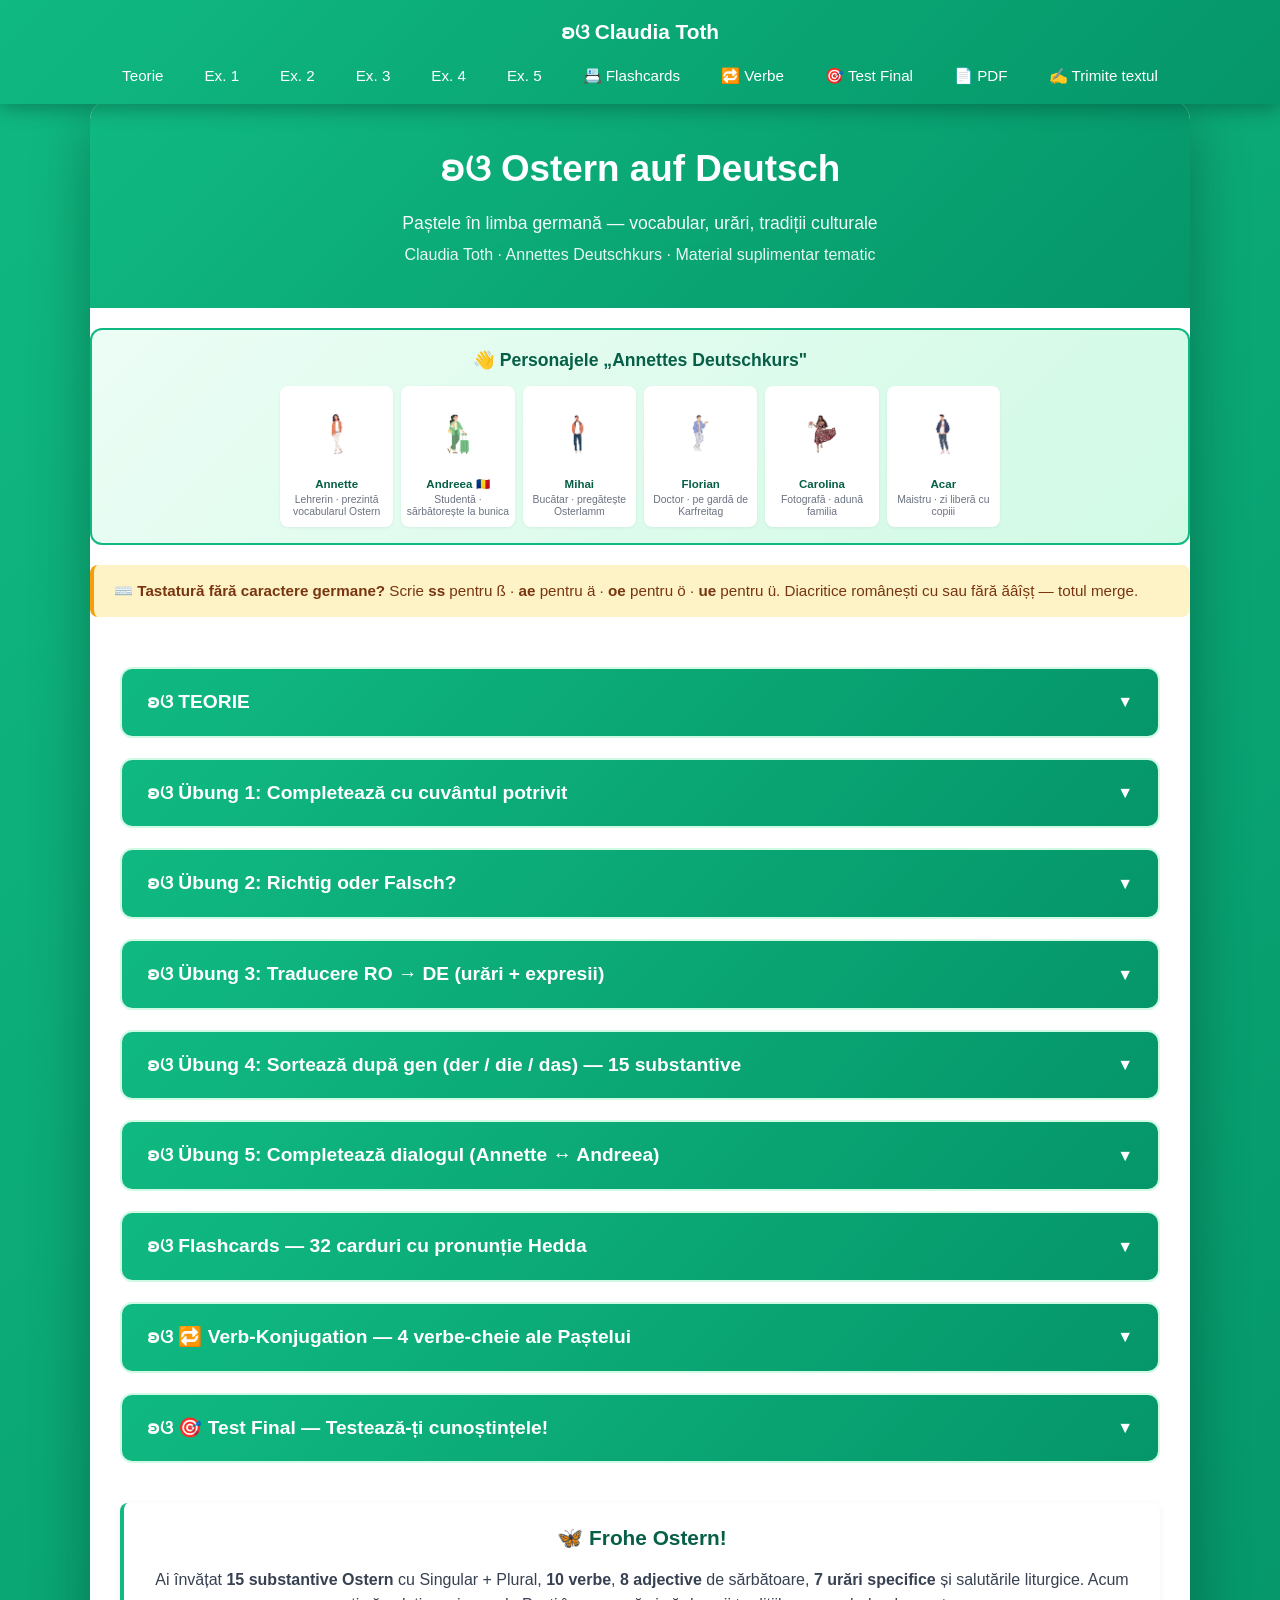
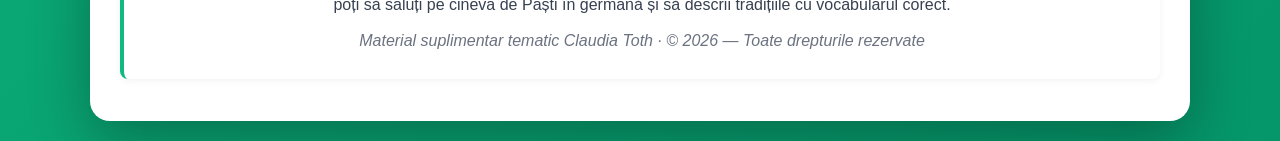
<file: index.html>
<!DOCTYPE html>
<html lang="ro">
<head>
    <meta charset="UTF-8">
    <meta name="viewport" content="width=device-width, initial-scale=1.0">
    <title>Ostern auf Deutsch — Paștele în limba germană · Claudia Toth · Annettes Deutschkurs</title>
    <meta name="description" content="Vocabular Ostern (Paște) în germană — 15 substantive cu Singular + Plural, 10 verbe, 8 adjective, urări liturgice + culturale, 5 exerciții, 32 flashcards, test final · Claudia Toth.">
    <meta property="og:title" content="Ostern auf Deutsch · Claudia Toth">
    <meta property="og:description" content="Vocabularul Paștelui în germană — substantive cu Sg+Pl, verbe, urări, exerciții și flashcards · material suplimentar tematic Claudia Toth.">
    <meta property="og:type" content="website">
    <meta property="og:locale" content="ro_RO">
    <link rel="stylesheet" href="styles.css">
</head>
<body>
    <nav class="navbar">
        <a href="#top" class="navbar-logo">ʚଓ Claudia Toth</a>
        <ul class="navbar-menu">
            <li><a href="#teorie" onclick="openSection(0)">Teorie</a></li>
            <li><a href="#ex1" onclick="openSection(1)">Ex. 1</a></li>
            <li><a href="#ex2" onclick="openSection(2)">Ex. 2</a></li>
            <li><a href="#ex3" onclick="openSection(3)">Ex. 3</a></li>
            <li><a href="#ex4" onclick="openSection(4)">Ex. 4</a></li>
            <li><a href="#ex5" onclick="openSection(5)">Ex. 5</a></li>
            <li><a href="#flashcards" onclick="openSection(6)">📇 Flashcards</a></li>
            <li><a href="#verbe" onclick="openSection(7)">🔁 Verbe</a></li>
            <li><a href="#final-test" onclick="openSection(8)">🎯 Test Final</a></li>
            <li><a href="ostern.pdf" download>📄 PDF</a></li>
            <li><a href="https://forms.gle/wi2auaXwMZpqxizT9" target="_blank" rel="noopener noreferrer">✍️ Trimite textul</a></li>
        </ul>
    </nav>

    <div class="container" id="top">
        <div class="header">
            <h1>ʚଓ Ostern auf Deutsch</h1>
            <p class="subtitle">Paștele în limba germană — vocabular, urări, tradiții culturale</p>
            <p>Claudia Toth · Annettes Deutschkurs · Material suplimentar tematic</p>
        </div>

        <div class="cast-banner">
            <h4>👋 Personajele „Annettes Deutschkurs"</h4>
            <div class="cast-grid">
                <div class="cast-card"><img src="images/annette.png" alt="Annette"><div class="name">Annette</div><div class="detail">Lehrerin · prezintă vocabularul Ostern</div></div>
                <div class="cast-card"><img src="images/andreea.png" alt="Andreea"><div class="name">Andreea 🇷🇴</div><div class="detail">Studentă · sărbătorește la bunica</div></div>
                <div class="cast-card"><img src="images/mihai.png" alt="Mihai"><div class="name">Mihai</div><div class="detail">Bucătar · pregătește Osterlamm</div></div>
                <div class="cast-card"><img src="images/florian.png" alt="Florian"><div class="name">Florian</div><div class="detail">Doctor · pe gardă de Karfreitag</div></div>
                <div class="cast-card"><img src="images/carolina.png" alt="Carolina"><div class="name">Carolina</div><div class="detail">Fotografă · adună familia</div></div>
                <div class="cast-card"><img src="images/acar.png" alt="Acar"><div class="name">Acar</div><div class="detail">Maistru · zi liberă cu copiii</div></div>
            </div>
        </div>

        <div style="background:#fef3c7; border-left:4px solid #f59e0b; padding:14px 20px; margin:20px 0; border-radius:8px;">
            <p style="margin:0; color:#78350f; font-size:0.95rem;">⌨️ <strong>Tastatură fără caractere germane?</strong> Scrie <strong>ss</strong> pentru ß · <strong>ae</strong> pentru ä · <strong>oe</strong> pentru ö · <strong>ue</strong> pentru ü. Diacritice românești cu sau fără ăâîșț — totul merge.</p>
        </div>

        <div class="content">
            <div class="section" id="teorie">
                <div class="section-header" onclick="toggleMainSection(0)"><h3>ʚଓ TEORIE</h3><span class="arrow">▼</span></div>
                <div class="section-content" id="main-section-0"><div id="theory-container"></div></div>
            </div>

            <div class="section" id="ex1">
                <div class="section-header" onclick="toggleMainSection(1)"><h3>ʚଓ Übung 1: Completează cu cuvântul potrivit</h3><span class="arrow">▼</span></div>
                <div class="section-content" id="main-section-1">
                    <div id="ex1-container"></div>
                    <div class="btn-container">
                        <button class="btn btn-check" onclick="checkExercise(1)">✓ Verifica</button>
                        <button class="btn btn-reset" onclick="resetExercise(1)">↻ Reseteaza</button>
                    </div>
                    <div class="score" id="score-1"></div>
                </div>
            </div>
            <div class="section" id="ex2">
                <div class="section-header" onclick="toggleMainSection(2)"><h3>ʚଓ Übung 2: Richtig oder Falsch?</h3><span class="arrow">▼</span></div>
                <div class="section-content" id="main-section-2">
                    <div id="ex2-container"></div>
                    <div class="btn-container">
                        <button class="btn btn-check" onclick="checkExercise(2)">✓ Verifica</button>
                        <button class="btn btn-reset" onclick="resetExercise(2)">↻ Reseteaza</button>
                    </div>
                    <div class="score" id="score-2"></div>
                </div>
            </div>
            <div class="section" id="ex3">
                <div class="section-header" onclick="toggleMainSection(3)"><h3>ʚଓ Übung 3: Traducere RO → DE (urări + expresii)</h3><span class="arrow">▼</span></div>
                <div class="section-content" id="main-section-3">
                    <div id="ex3-container"></div>
                    <div class="btn-container">
                        <button class="btn btn-check" onclick="checkExercise(3)">✓ Verifica</button>
                        <button class="btn btn-reset" onclick="resetExercise(3)">↻ Reseteaza</button>
                    </div>
                    <div class="score" id="score-3"></div>
                </div>
            </div>
            <div class="section" id="ex4">
                <div class="section-header" onclick="toggleMainSection(4)"><h3>ʚଓ Übung 4: Sortează după gen (der / die / das) — 15 substantive</h3><span class="arrow">▼</span></div>
                <div class="section-content" id="main-section-4">
                    <div id="ex4-container"></div>
                    <div class="btn-container">
                        <button class="btn btn-check" onclick="checkExercise(4)">✓ Verifica</button>
                        <button class="btn btn-reset" onclick="resetExercise(4)">↻ Reseteaza</button>
                    </div>
                    <div class="score" id="score-4"></div>
                </div>
            </div>
            <div class="section" id="ex5">
                <div class="section-header" onclick="toggleMainSection(5)"><h3>ʚଓ Übung 5: Completează dialogul (Annette ↔ Andreea)</h3><span class="arrow">▼</span></div>
                <div class="section-content" id="main-section-5">
                    <div id="ex5-container"></div>
                    <div class="btn-container">
                        <button class="btn btn-check" onclick="checkExercise(5)">✓ Verifica</button>
                        <button class="btn btn-reset" onclick="resetExercise(5)">↻ Reseteaza</button>
                    </div>
                    <div class="score" id="score-5"></div>
                </div>
            </div>

            <div class="section" id="flashcards">
                <div class="section-header" onclick="toggleMainSection(6)"><h3>ʚଓ Flashcards — 32 carduri cu pronunție Hedda</h3><span class="arrow">▼</span></div>
                <div class="section-content" id="main-section-6"><div id="flashcards-container"></div></div>
            </div>

            <div class="section" id="verbe">
                <div class="section-header" onclick="toggleMainSection(7)"><h3>ʚଓ 🔁 Verb-Konjugation — 4 verbe-cheie ale Paștelui</h3><span class="arrow">▼</span></div>
                <div class="section-content" id="main-section-7"><div id="verbs-container"></div></div>
            </div>

            <div class="section" id="final-test">
                <div class="section-header" onclick="toggleMainSection(8)"><h3>ʚଓ 🎯 Test Final — Testează-ți cunoștințele!</h3><span class="arrow">▼</span></div>
                <div class="section-content" id="main-section-8"><div id="final-test-container"></div></div>
            </div>

            <div class="theory-box" style="text-align: center; margin-top: 40px;">
                <p style="font-size: 1.3rem; font-weight: bold; color: #065f46;">🦋 Frohe Ostern!</p>
                <p style="margin-top: 12px;">Ai învățat <strong>15 substantive Ostern</strong> cu Singular + Plural, <strong>10 verbe</strong>, <strong>8 adjective</strong> de sărbătoare, <strong>7 urări specifice</strong> și salutările liturgice. Acum poți să saluți pe cineva de Paști în germană și să descrii tradițiile cu vocabularul corect.</p>
                <p style="margin-top: 10px; font-style: italic; color: #6b7280;">Material suplimentar tematic Claudia Toth · © 2026 — Toate drepturile rezervate</p>
            </div>
        </div>
    </div>

    <script src="theory.js"></script>
    <script src="exercises.js"></script>
    <script src="flashcards.js"></script>
    <script src="verbs.js"></script>
    <script src="final-test.js"></script>
    <script src="main.js"></script>
</body>
</html>
</file>
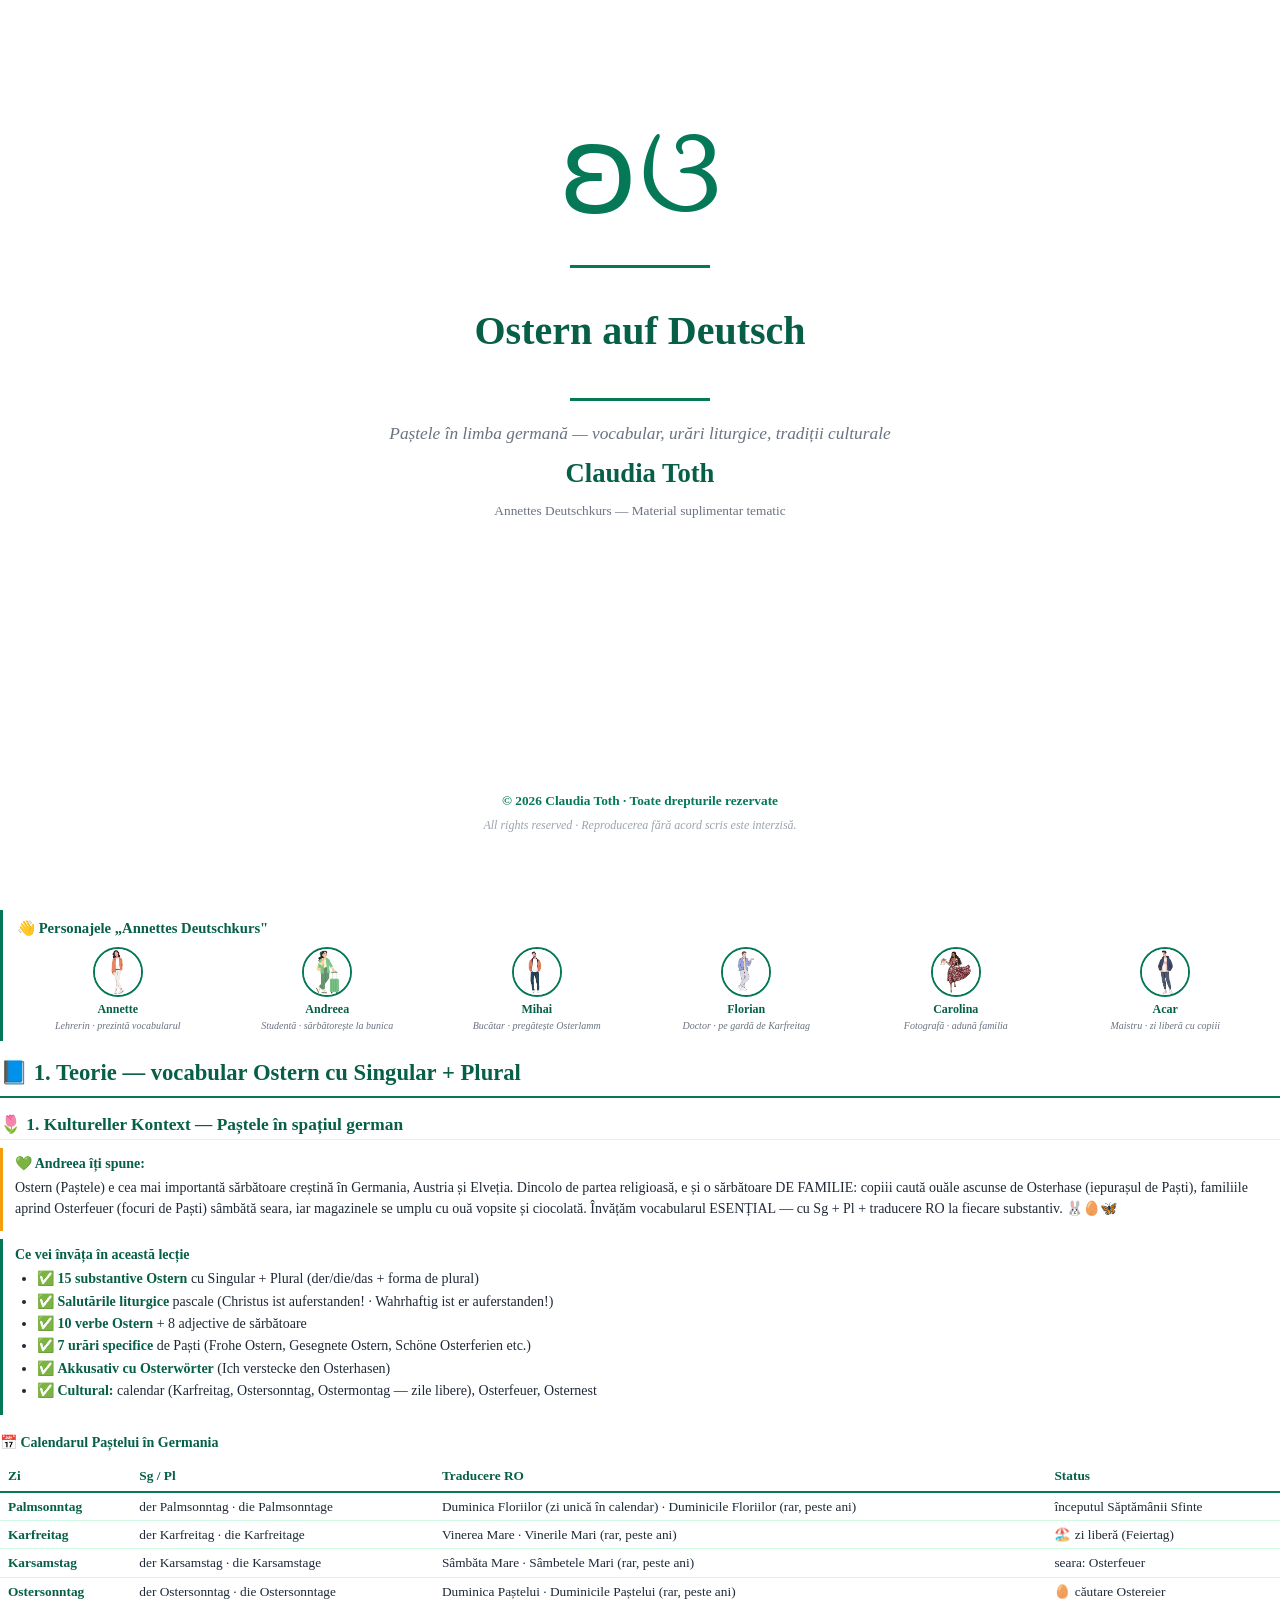
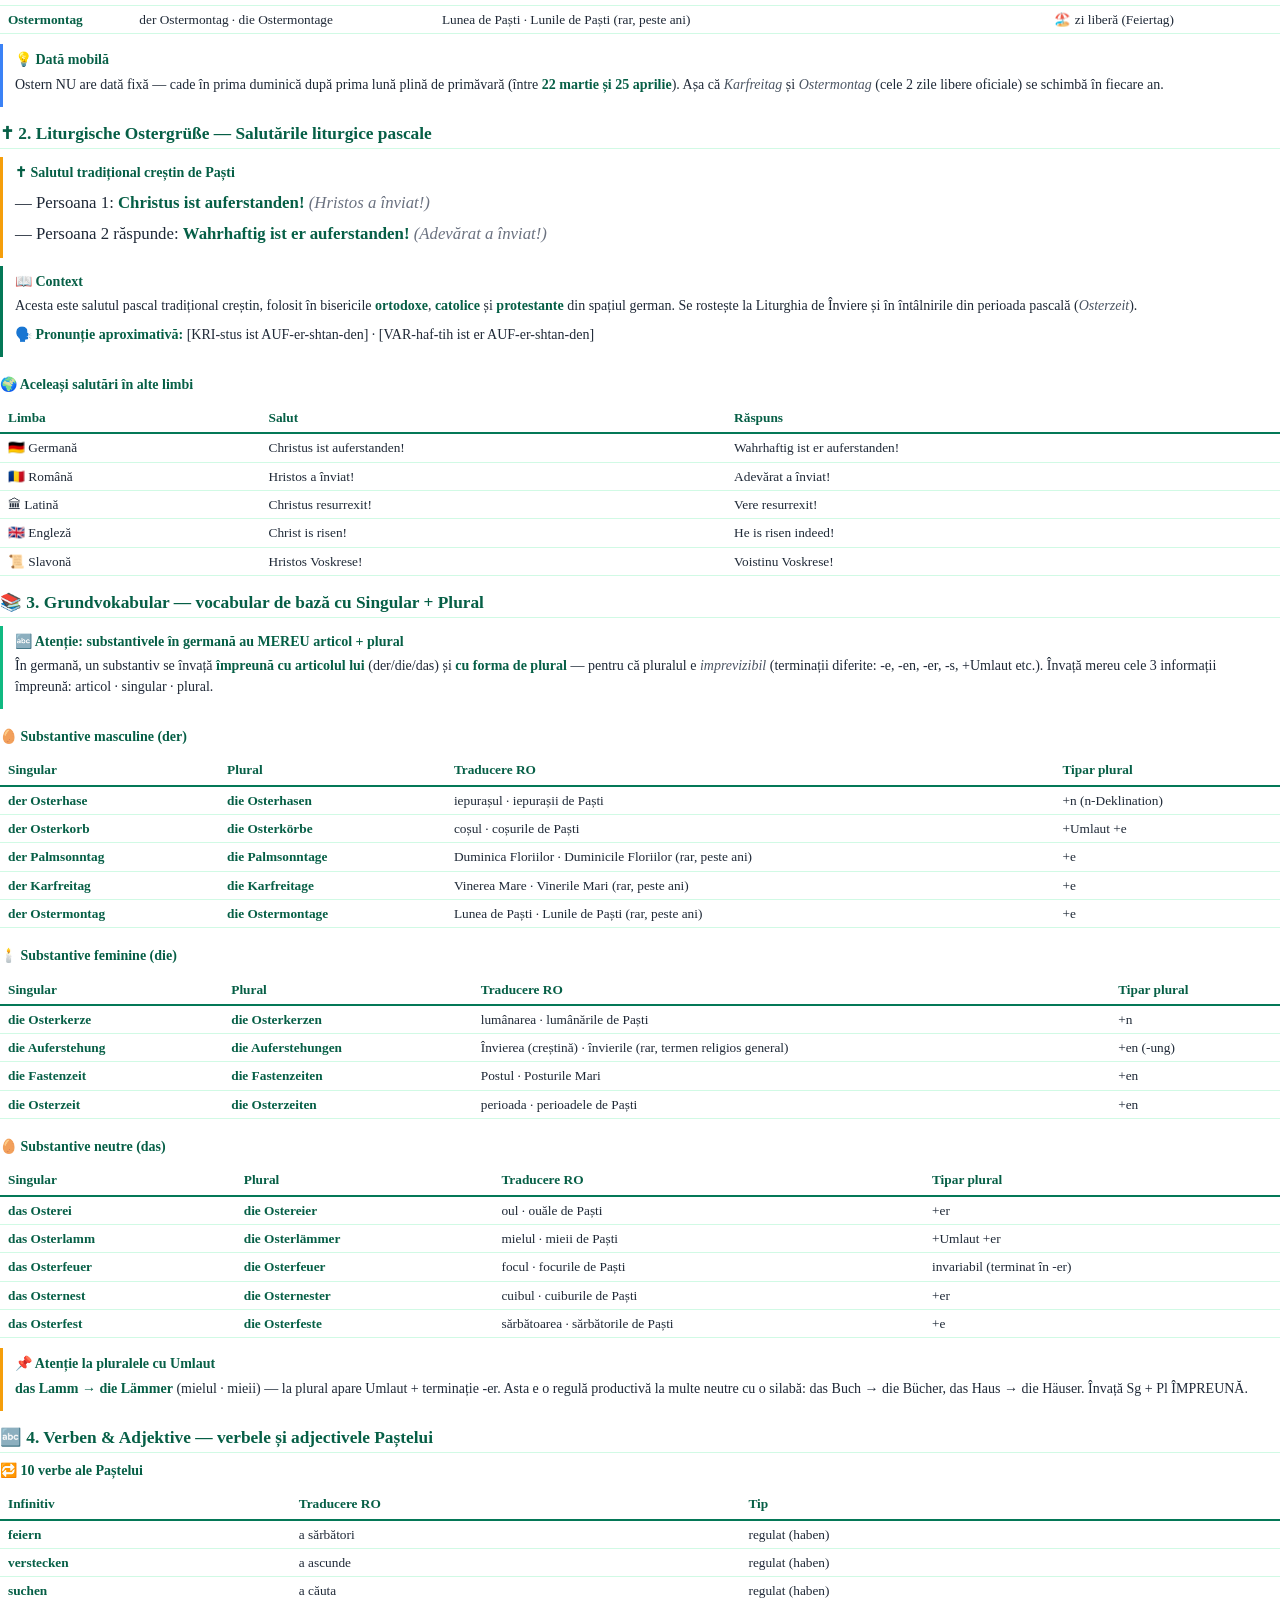
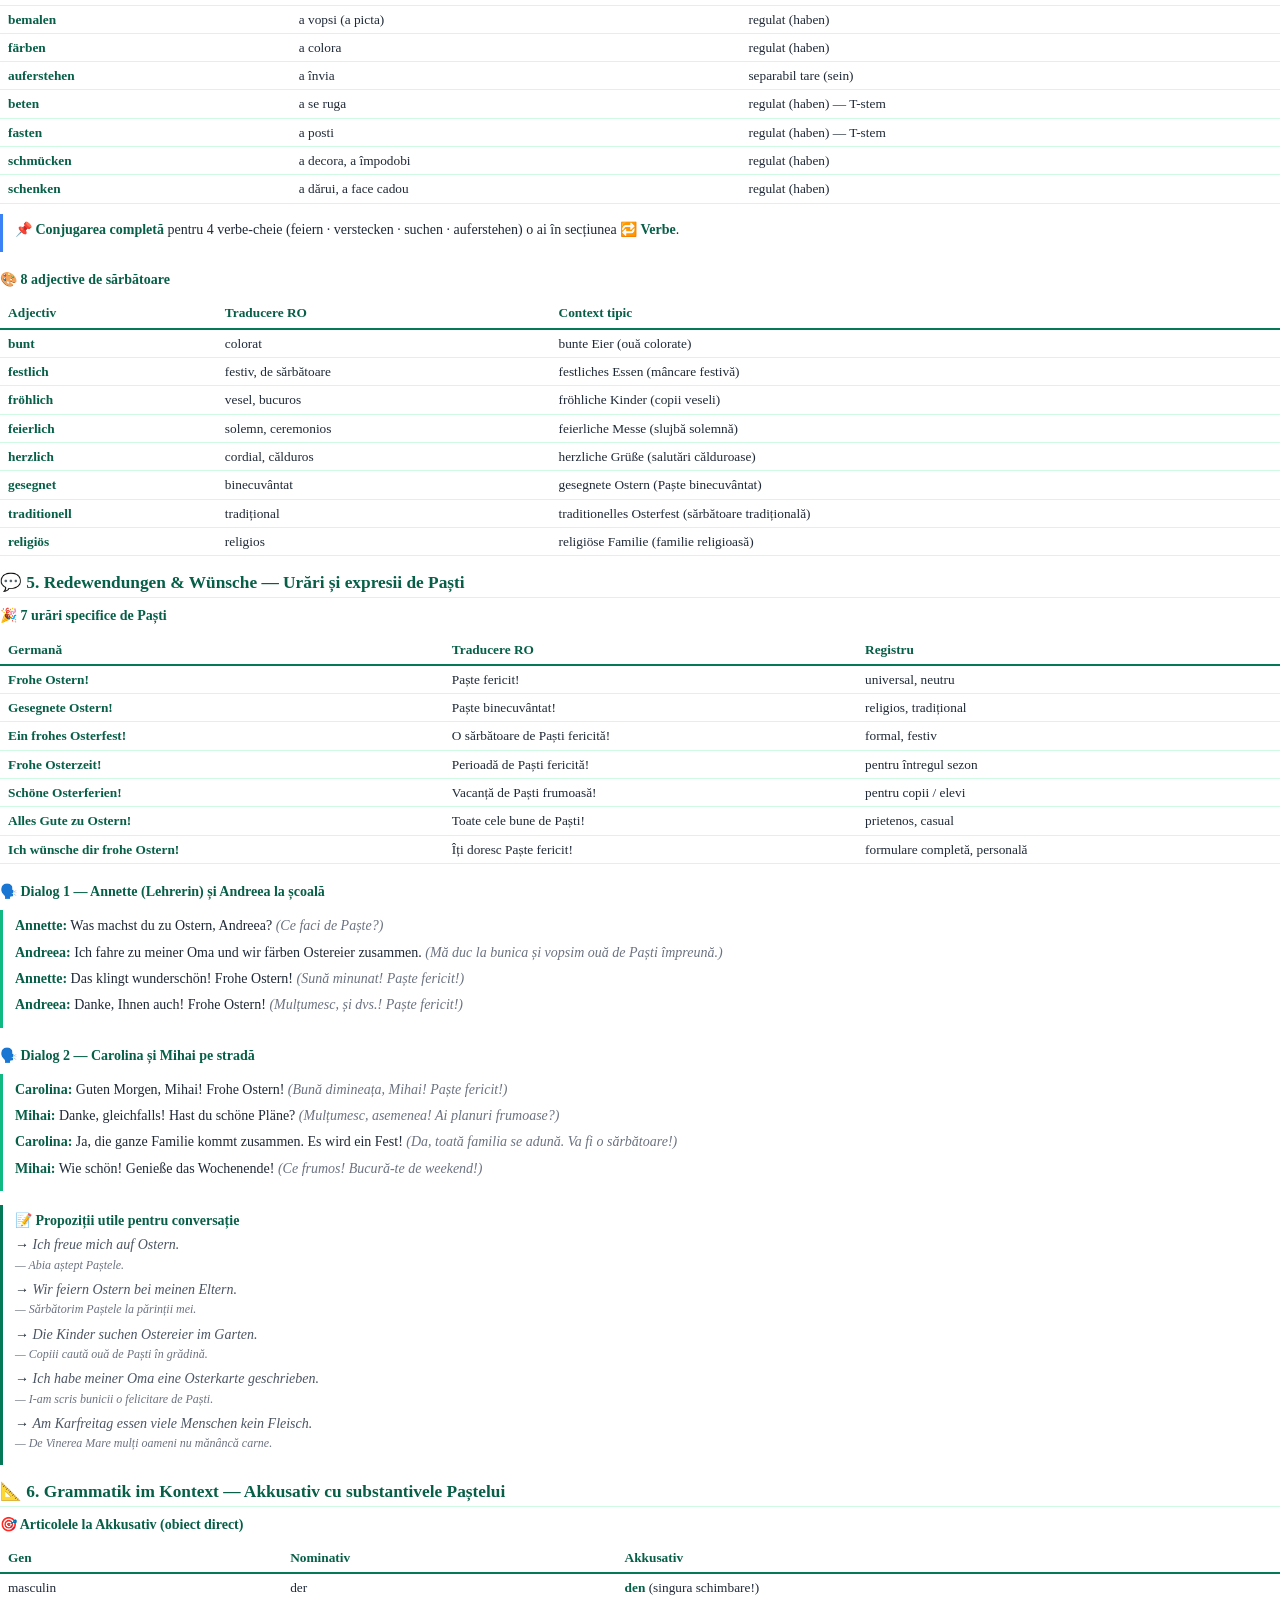
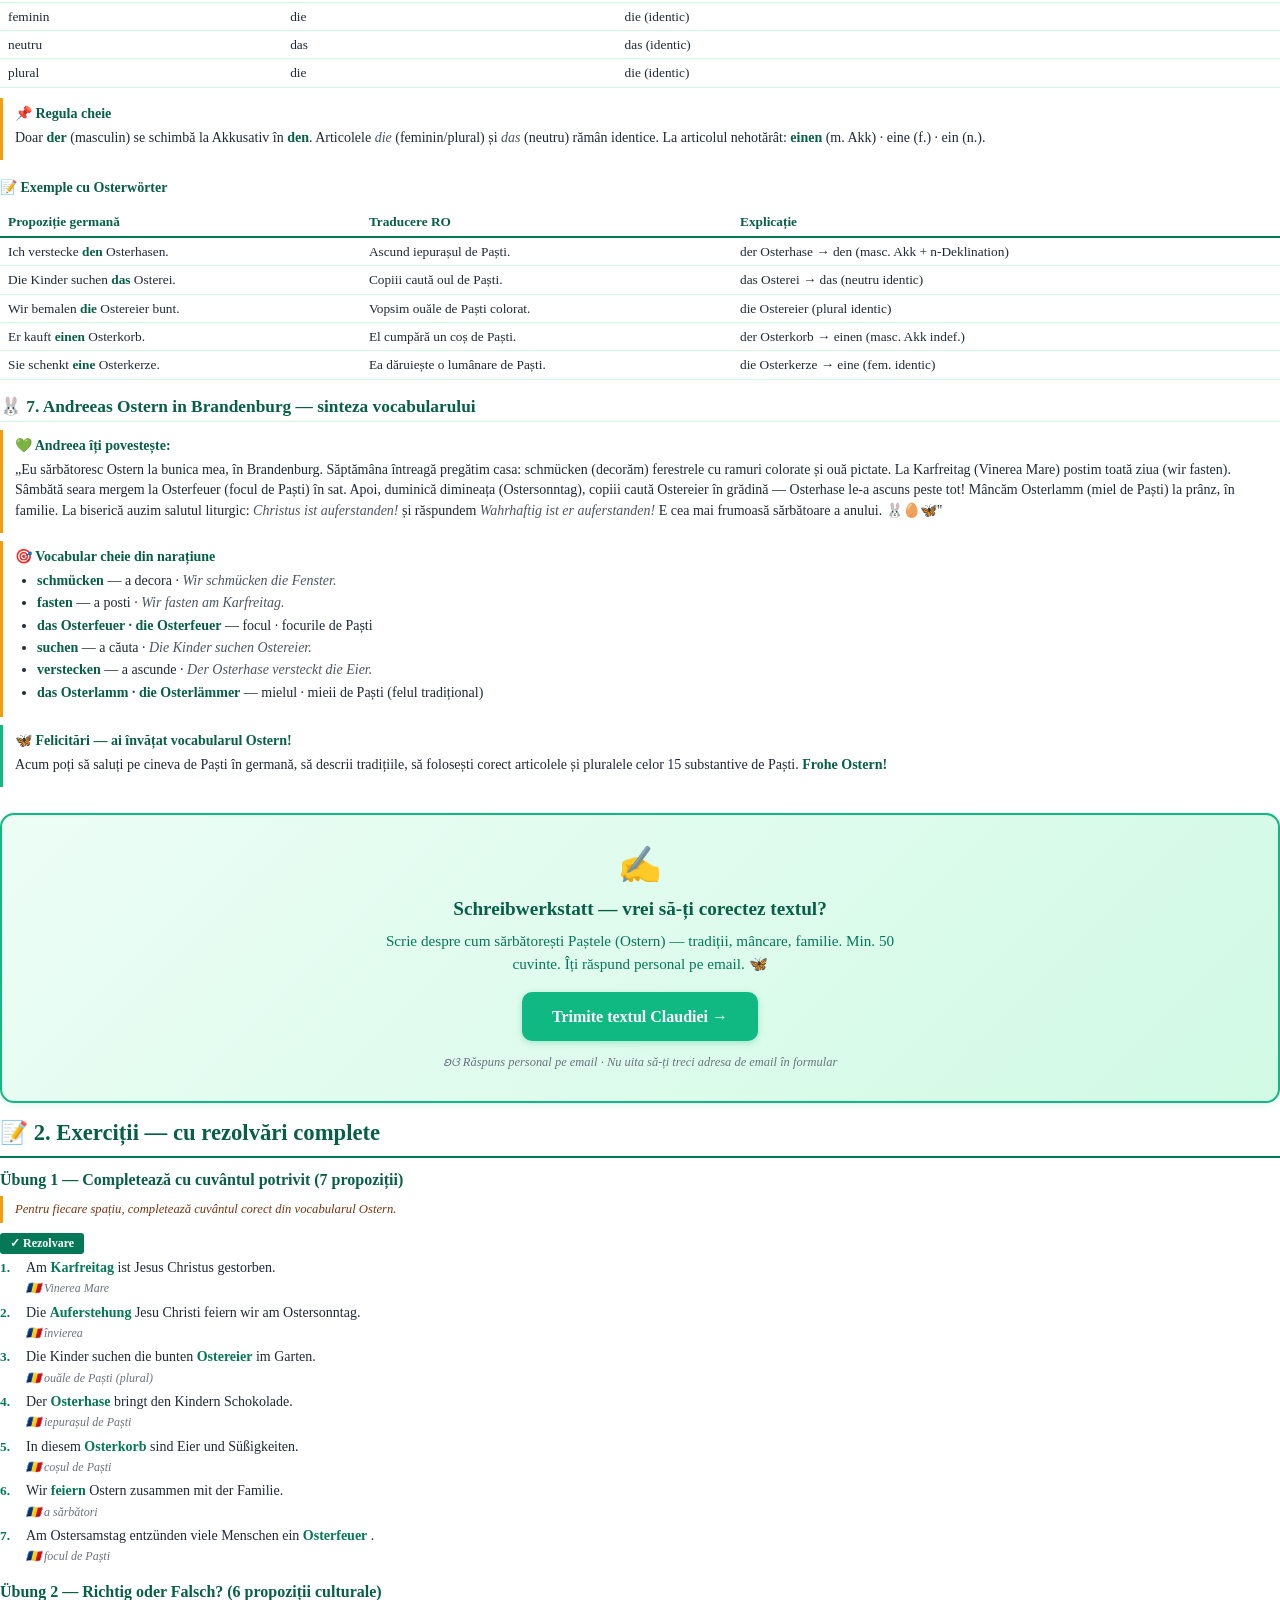
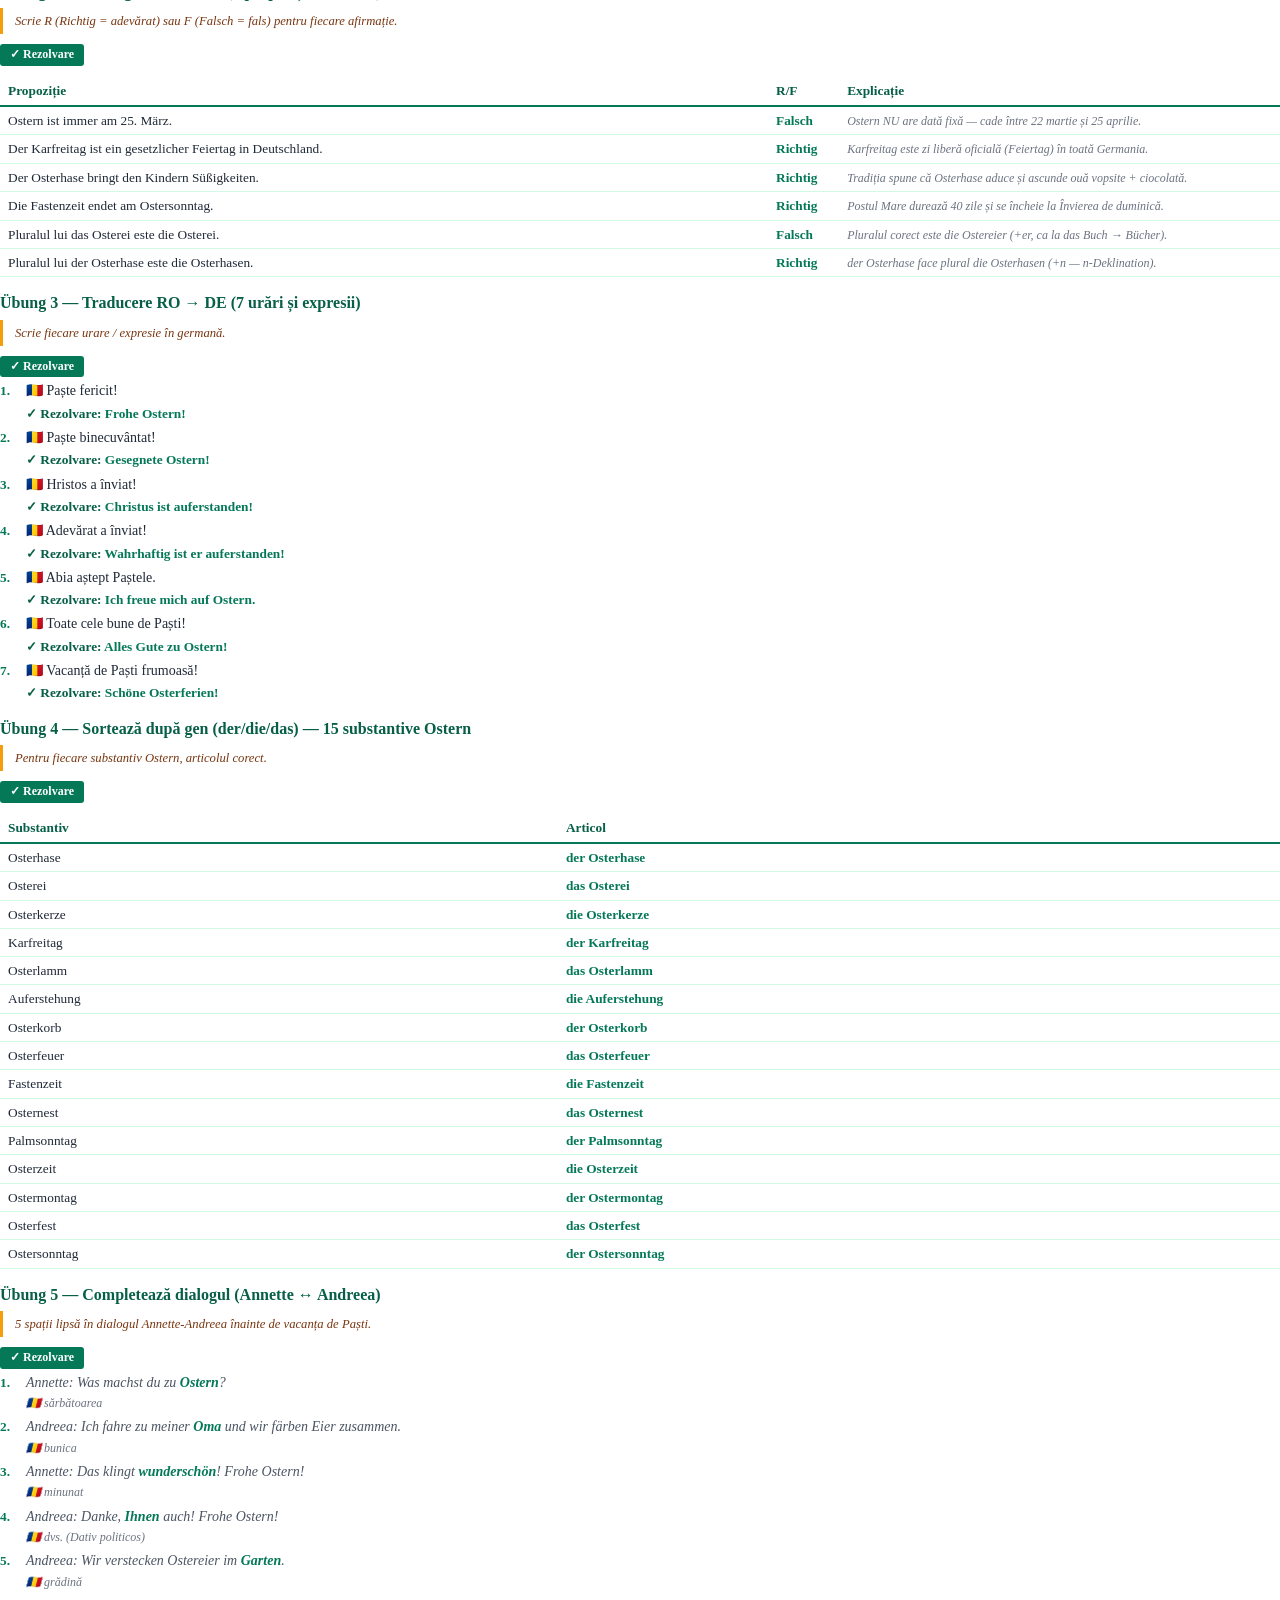
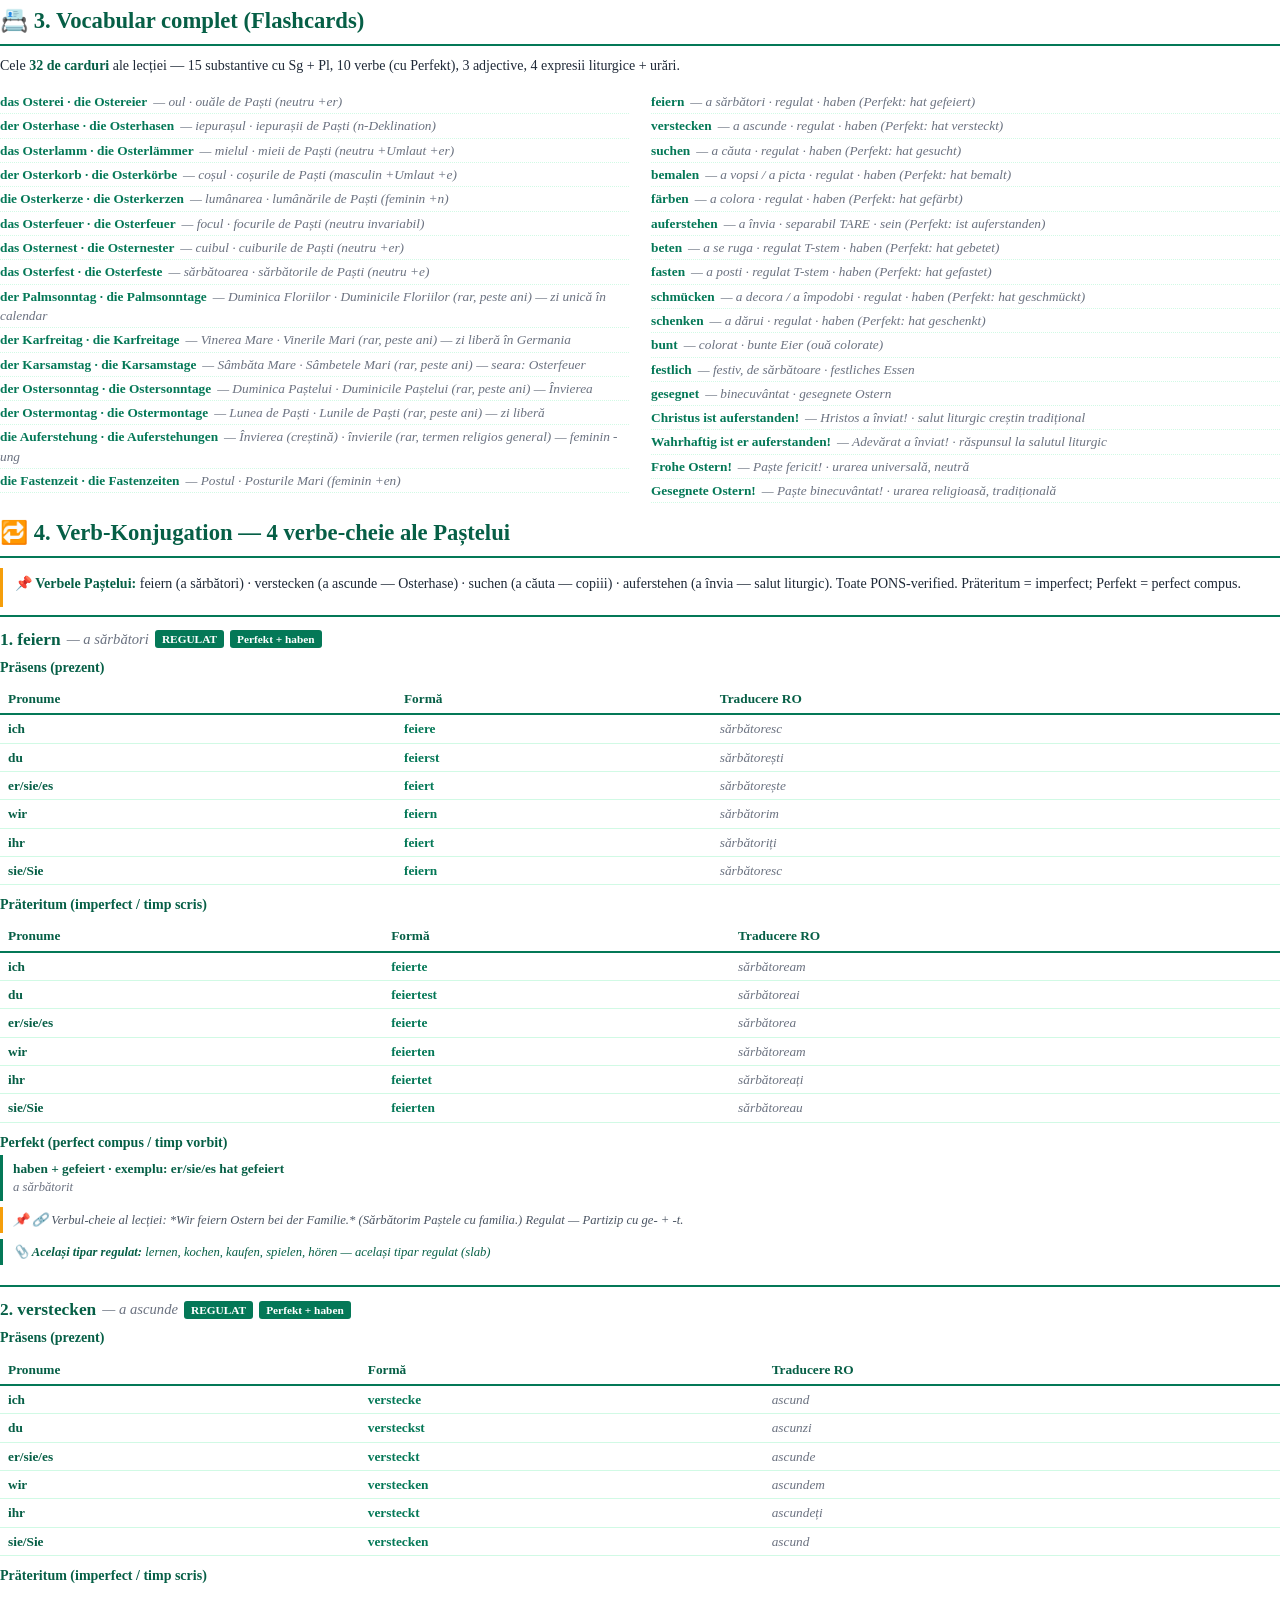
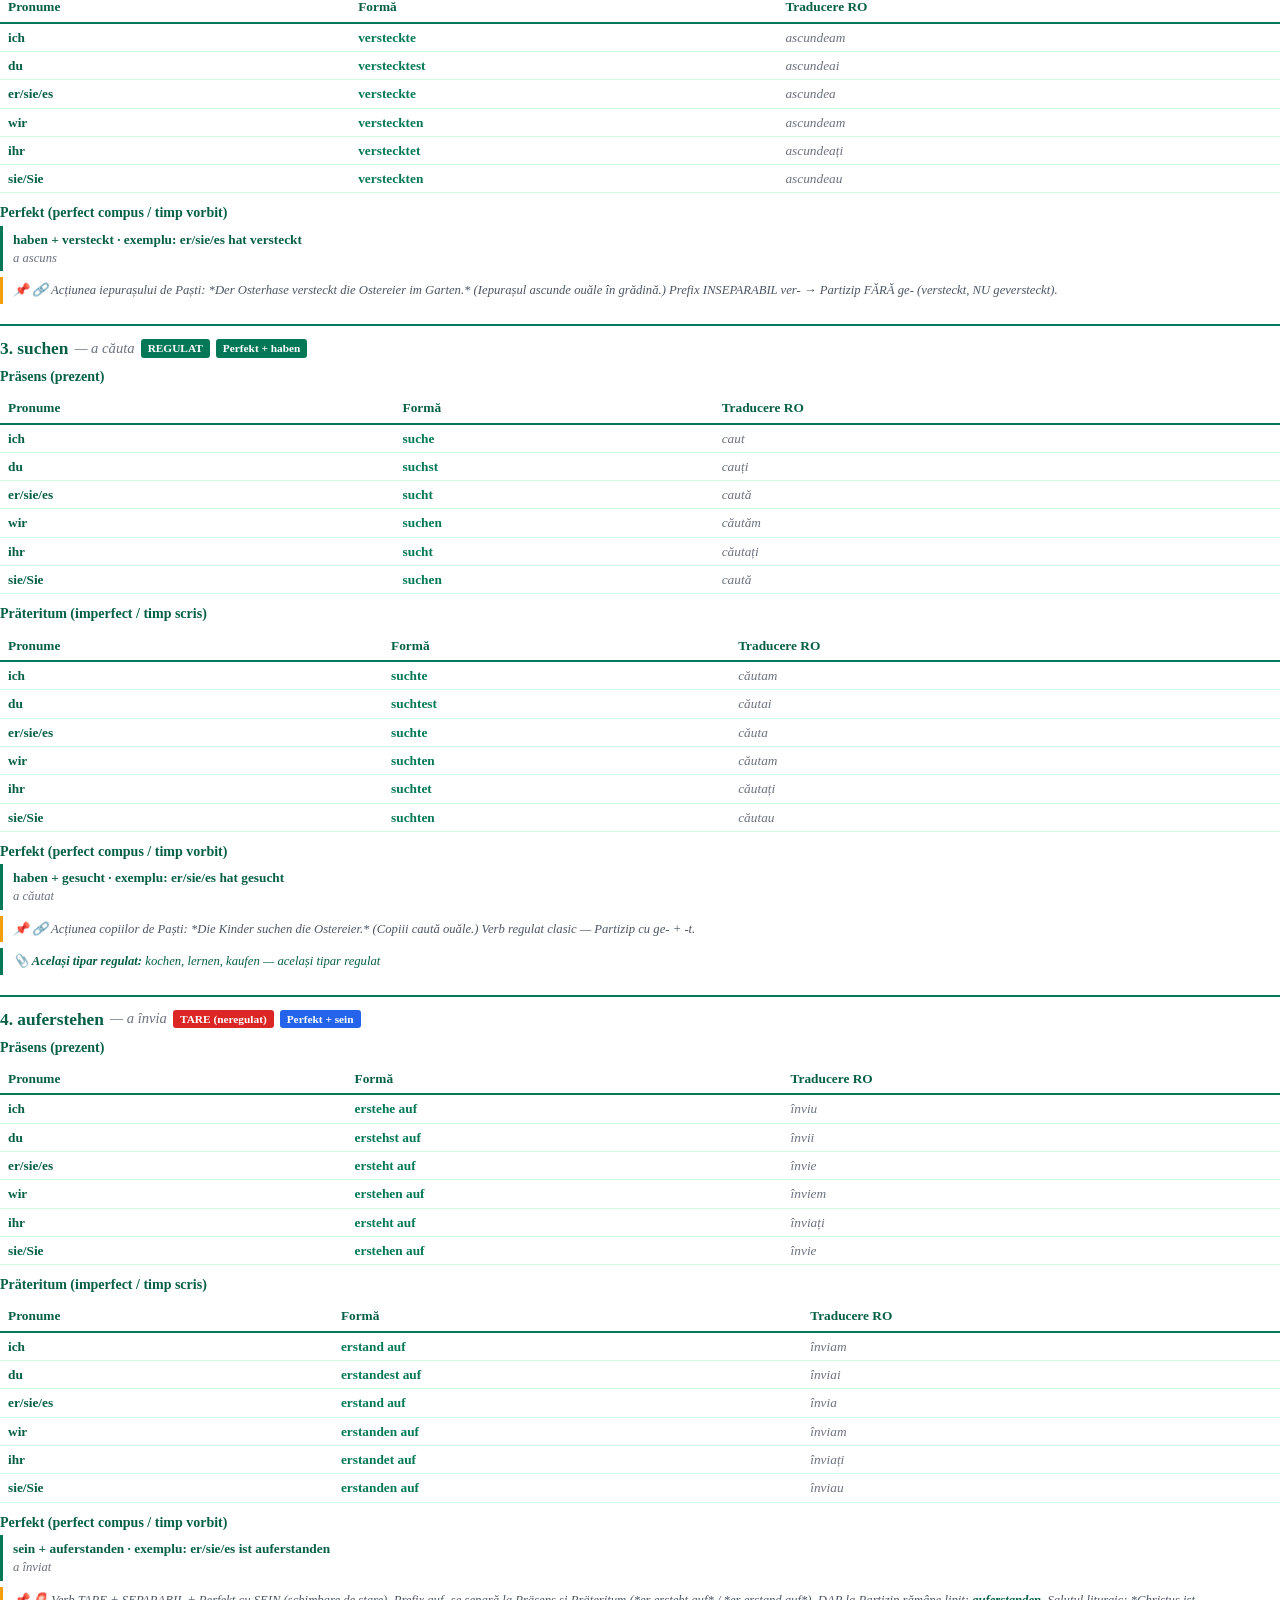
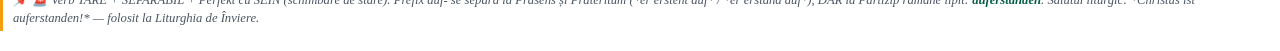
<file: pdf.html>
<!DOCTYPE html>
<html lang="ro">
<head>
    <meta charset="UTF-8">
    <meta name="robots" content="noindex, nofollow">
    <title>Ostern auf Deutsch · Claudia Toth</title>
    <style>
        @page {
            size: A4;
            margin: 22mm 18mm 22mm 18mm;
            @bottom-center {
                content: "ʚଓ Claudia Toth · Ostern auf Deutsch · © 2026 — Toate drepturile rezervate · pag. " counter(page) " / " counter(pages);
                font-size: 8.5pt;
                color: #047857;
                font-family: 'Georgia', 'Times New Roman', serif;
            }
        }
        @page :first {
            margin: 0;
            @bottom-center { content: ""; }
        }

        * { box-sizing: border-box; margin: 0; padding: 0; }
        body {
            font-family: 'Georgia', 'Times New Roman', serif;
            color: #1f2937;
            line-height: 1.45;
            font-size: 10.5pt;
            -webkit-print-color-adjust: exact;
            print-color-adjust: exact;
        }

        /* ===== COVER ===== */
        .cover {
            width: 100%;
            min-height: 100vh;
            padding: 80px 60px 60px;
            text-align: center;
            display: flex;
            flex-direction: column;
            align-items: center;
            justify-content: flex-start;
            page-break-after: always;
        }
        .cover-symbol { font-size: 90pt; color: #047857; line-height: 1; margin: 30px 0 15px; font-family: 'Segoe UI Emoji', 'Segoe UI', sans-serif; }
        .cover-divider { width: 140px; height: 3px; background: #047857; margin: 20px 0; border: none; }
        .cover-title { font-size: 30pt; color: #065f46; font-weight: bold; margin: 14px 0 18px; font-family: 'Georgia', serif; }
        .cover-subtitle { font-size: 13pt; color: #6b7280; font-style: italic; margin-bottom: 8px; }
        .cover-level { font-size: 12pt; color: #047857; font-weight: bold; margin-bottom: 60px; }
        .cover-author { font-size: 20pt; color: #065f46; font-weight: bold; margin-bottom: 8px; }
        .cover-series { font-size: 10pt; color: #6b7280; margin-bottom: 80px; }
        .cover-copyright { margin-top: auto; font-size: 10pt; color: #047857; font-weight: 600; }
        .cover-notice { font-size: 9pt; color: #9ca3af; font-style: italic; margin-top: 6px; }

        /* ===== CAST GRID — personaje (poze 50×50, NU mai mari!) ===== */
        .cast-banner { border-left: 3px solid #047857; padding: 8px 14px; margin: 10px 0 16px; page-break-inside: avoid; }
        .cast-banner h4 { color: #065f46; font-size: 11pt; margin-bottom: 8px; }
        .cast-grid { display: grid; grid-template-columns: repeat(6, 1fr); gap: 8px; }
        .cast-card { text-align: center; font-size: 8.5pt; page-break-inside: avoid; }
        .cast-card img { width: 50px; height: 50px; border-radius: 50%; object-fit: cover; display: block; margin: 0 auto 4px; border: 2px solid #047857; }
        .cast-card .name { color: #065f46; font-weight: bold; font-size: 9pt; display: block; }
        .cast-card .detail { color: #6b7280; font-style: italic; font-size: 7.5pt; display: block; }

        /* ===== CONTENT PAGES (print-friendly) ===== */
        .content { padding: 0; }
        h1.chapter {
            color: #065f46;
            background: transparent;
            padding: 0 0 6px 0;
            font-size: 17pt;
            margin: 14px 0 10px;
            border-bottom: 2px solid #047857;
            font-family: 'Georgia', serif;
            page-break-after: avoid;
        }
        h2.sub-chapter {
            color: #065f46;
            font-size: 13pt;
            margin: 14px 0 6px;
            padding-bottom: 2px;
            border-bottom: 1px solid #d1fae5;
            font-family: 'Georgia', serif;
            page-break-after: avoid;
        }
        h3.section-h { color: #047857; font-size: 11.5pt; margin: 10px 0 5px; font-family: 'Georgia', serif; page-break-after: avoid; }
        p { margin-bottom: 6px; }
        strong { color: #065f46; }
        em { color: #4b5563; font-style: italic; }
        ul, ol { margin: 4px 0 8px 22px; }
        li { margin-bottom: 2px; }

        /* Boxes (border-left only — economic la print) */
        .theory-box {
            background: transparent;
            border-left: 3px solid #047857;
            padding: 6px 12px;
            margin: 8px 0;
            page-break-inside: avoid;
        }
        .theory-box h4 { color: #065f46; font-size: 10.5pt; margin-bottom: 4px; }
        .info-box { border-left-color: #3b82f6; }
        .warn-box { border-left-color: #f59e0b; }

        /* Tables (header alb cu border verde — economie de cerneală) */
        table { width: 100%; border-collapse: collapse; margin: 6px 0 10px; font-size: 10pt; page-break-inside: avoid; }
        table thead { background: transparent; }
        table th { padding: 5px 8px; text-align: left; font-weight: bold; color: #065f46; border-bottom: 2px solid #047857; }
        table td { padding: 4px 8px; border-bottom: 1px solid #d1fae5; vertical-align: top; }
        table tr:nth-child(even) td { background: transparent; }
        td.verb { color: #047857; font-weight: bold; }
        td.ro-text { color: #6b7280; font-style: italic; }
        .ro-translation { display: block; color: #6b7280; font-style: italic; font-size: 9pt; margin-top: 1px; }

        /* Dialog (minimalist) */
        .dialog-line { padding: 4px 12px; margin-bottom: 3px; page-break-inside: avoid; }
        .dialog-line.left { border-left: 3px solid #3b82f6; }
        .dialog-line.right { border-left: 3px solid #047857; }
        .dialog-line .speaker { font-weight: bold; }
        .dialog-line .ro { color: #6b7280; font-style: italic; font-size: 9.5pt; margin-top: 2px; }

        /* Exercise blocks */
        .ex-block { margin-bottom: 14px; page-break-inside: avoid; }
        .ex-block h3 { color: #065f46; font-size: 12pt; margin-bottom: 5px; }
        .ex-block .instruction { border-left: 3px solid #f59e0b; padding: 4px 12px; margin-bottom: 6px; font-size: 9.5pt; color: #78350f; font-style: italic; }
        .rezolvare-banner {
            display: inline-block;
            background: #047857;
            color: white;
            padding: 2px 10px;
            border-radius: 3px;
            font-size: 9pt;
            font-weight: bold;
            margin: 4px 0;
            -webkit-print-color-adjust: exact;
            print-color-adjust: exact;
        }
        .ex-item { display: flex; gap: 8px; margin-bottom: 5px; align-items: flex-start; }
        .ex-num { color: #047857; font-weight: bold; font-size: 10pt; flex-shrink: 0; min-width: 18px; }
        .ex-num::after { content: "."; }
        .ex-body { flex: 1; }
        .ex-q { margin-bottom: 2px; }
        .ex-a { color: #047857; font-weight: bold; font-size: 10pt; margin-top: 2px; }
        .ex-a::before { content: "✓ Rezolvare: "; color: #065f46; }
        .ex-explanation { color: #6b7280; font-size: 9pt; font-style: italic; margin-top: 1px; }

        /* Flashcard list (compact 2-col) */
        .flashcards-grid { columns: 2; column-gap: 22px; margin-top: 8px; }
        .fc-row { break-inside: avoid; padding: 2px 0; border-bottom: 1px dotted #d1fae5; font-size: 10pt; }
        .fc-row .de { color: #047857; font-weight: bold; }
        .fc-row .ro { color: #6b7280; font-style: italic; margin-left: 6px; }

        /* Verb conjugation cards */
        .verb-card { border-top: 2px solid #047857; padding: 10px 0 8px 0; margin-bottom: 12px; page-break-inside: avoid; }
        .verb-card .vh { display: flex; align-items: center; flex-wrap: wrap; gap: 6px; margin-bottom: 6px; }
        .verb-card .vh .name { font-size: 13pt; color: #065f46; font-weight: bold; }
        .verb-card .vh .ro { color: #6b7280; font-style: italic; font-size: 11pt; }
        .verb-card .vh .badge {
            display: inline-block;
            padding: 1px 7px;
            border-radius: 3px;
            font-size: 8.5pt;
            color: white;
            font-weight: bold;
            -webkit-print-color-adjust: exact;
            print-color-adjust: exact;
        }
        .verb-card .badge.strong { background: #dc2626; }
        .verb-card .badge.weak { background: #047857; }
        .verb-card .badge.sein { background: #2563eb; }
        .verb-card .badge.haben { background: #047857; }
        .verb-card h5 { color: #065f46; margin: 6px 0 2px; font-size: 10.5pt; }
        .verb-card .perfekt-box { border-left: 3px solid #047857; padding: 4px 10px; margin-top: 2px; font-size: 10pt; }
        .verb-card .perfekt-box .de { color: #065f46; font-weight: 600; }
        .verb-card .perfekt-box .ro { color: #6b7280; font-style: italic; font-size: 9.5pt; }
        .verb-card .note { font-size: 9.5pt; color: #4b5563; padding: 4px 10px; border-left: 3px solid #f59e0b; margin-top: 6px; font-style: italic; }

        .new-section { page-break-before: always; }
    </style>
</head>
<body>

<!-- COVER PAGE (page 1) -->
<div class="cover">
    <div class="cover-symbol">ʚଓ</div>
    <hr class="cover-divider">
    <h1 class="cover-title">Ostern auf Deutsch</h1>
    <hr class="cover-divider">
    <p class="cover-subtitle">Paștele în limba germană — vocabular, urări liturgice, tradiții culturale</p>
    <p class="cover-author">Claudia Toth</p>
    <p class="cover-series">Annettes Deutschkurs — Material suplimentar tematic</p>
    <div class="cover-copyright">
        © 2026 Claudia Toth · Toate drepturile rezervate
    </div>
    <p class="cover-notice">All rights reserved · Reproducerea fără acord scris este interzisă.</p>
</div>

<!-- CONTENT (filled dynamically by pdf-builder.js) -->
<div id="pdf-content"></div>

<!-- Load data sources -->
<script src="theory.js"></script>
<script src="exercises.js"></script>
<script src="flashcards.js"></script>
<script src="verbs.js"></script>
<script src="pdf-builder.js"></script>

</body>
</html>
</file>
<file: styles.css>
/* ============================================
   CLAUDIA TOTH - NOMEN-VERB-VERBINDUNGEN
   Design verde profesional · Mobile responsive
   ============================================ */

* {
    margin: 0;
    padding: 0;
    box-sizing: border-box;
}

body {
    font-family: 'Segoe UI', Tahoma, Geneva, Verdana, sans-serif;
    background: linear-gradient(135deg, #10b981 0%, #059669 100%);
    line-height: 1.6;
    padding: 0;
    padding-top: 80px;
    min-height: 100vh;
    color: #374151;
}

/* ============================================
   NAVIGATION BAR
   ============================================ */
.navbar {
    position: fixed;
    top: 0;
    left: 0;
    right: 0;
    background: linear-gradient(135deg, #10b981 0%, #059669 100%);
    padding: 15px 30px;
    box-shadow: 0 4px 20px rgba(0,0,0,0.3);
    z-index: 1000;
    display: flex;
    flex-direction: column;
    gap: 15px;
    align-items: center;
    justify-content: center;
}

.navbar-logo {
    color: white;
    font-size: 1.3rem;
    font-weight: bold;
    text-decoration: none;
}

.navbar-menu {
    display: flex;
    gap: 5px;
    list-style: none;
    align-items: center;
    flex-wrap: wrap;
    justify-content: center;
}

.navbar-menu a {
    color: white;
    text-decoration: none;
    padding: 10px 18px;
    border-radius: 8px;
    transition: all 0.3s;
    font-size: 0.95rem;
    font-weight: 500;
}

.navbar-menu a:hover {
    background: rgba(255,255,255,0.2);
    transform: translateY(-2px);
}

/* ============================================
   CONTAINER PRINCIPAL
   ============================================ */
.container {
    max-width: 1100px;
    margin: 20px auto;
    background: white;
    border-radius: 20px;
    box-shadow: 0 20px 60px rgba(0,0,0,0.3);
    overflow: hidden;
}

.header {
    background: linear-gradient(135deg, #10b981 0%, #059669 100%);
    color: white;
    padding: 40px 30px;
    text-align: center;
}

.header h1 {
    font-size: 2.3rem;
    margin-bottom: 10px;
}

.header .subtitle {
    font-size: 1.1rem;
    opacity: 0.95;
    margin-bottom: 5px;
}

.header p {
    font-size: 1rem;
    opacity: 0.9;
}

.content {
    padding: 30px;
}

/* ============================================
   SECȚIUNI (Teorie + Exerciții)
   ============================================ */
.section {
    margin-bottom: 20px;
    scroll-margin-top: 100px;
    border-radius: 12px;
    overflow: hidden;
    border: 2px solid #d1fae5;
}

.section-header {
    background: linear-gradient(135deg, #10b981 0%, #059669 100%);
    color: white;
    padding: 18px 25px;
    cursor: pointer;
    display: flex;
    justify-content: space-between;
    align-items: center;
    transition: all 0.3s;
}

.section-header:hover {
    background: linear-gradient(135deg, #059669 0%, #047857 100%);
}

.section-header h3 {
    font-size: 1.2rem;
}

.arrow {
    transition: transform 0.3s;
    font-size: 1rem;
}

.arrow.rotated {
    transform: rotate(180deg);
}

.section-content {
    display: none;
    padding: 25px;
    background: #f0fdf4;
}

.section-content.active {
    display: block;
    animation: fadeIn 0.4s ease-in-out;
}

@keyframes fadeIn {
    from { opacity: 0; transform: translateY(-5px); }
    to { opacity: 1; transform: translateY(0); }
}

/* ============================================
   SUB-SECȚIUNI (în Teorie)
   ============================================ */
.sub-section {
    margin-bottom: 12px;
    border-radius: 10px;
    overflow: hidden;
    border: 1px solid #a7f3d0;
    background: white;
}

.sub-section-header {
    background: #d1fae5;
    color: #065f46;
    padding: 12px 18px;
    cursor: pointer;
    display: flex;
    justify-content: space-between;
    align-items: center;
    font-weight: 600;
    transition: background 0.3s;
    gap: 10px;
}

.sub-section-header > span:first-child {
    flex: 1;
}

.sub-section-header:hover {
    background: #a7f3d0;
}

/* ============================================
   AUDIO PLAYER (Play / Stop la fiecare subtitlu)
   ============================================ */
.audio-player {
    display: flex;
    align-items: center;
}

.audio-btn {
    background: #10b981;
    color: white;
    border: none;
    width: 36px;
    height: 36px;
    border-radius: 50%;
    cursor: pointer;
    font-size: 0.9rem;
    transition: all 0.3s;
    display: flex;
    align-items: center;
    justify-content: center;
    padding: 0;
    box-shadow: 0 2px 6px rgba(16, 185, 129, 0.3);
}

.audio-btn:hover {
    background: #059669;
    transform: scale(1.1);
    box-shadow: 0 4px 10px rgba(16, 185, 129, 0.5);
}

.audio-btn:active {
    transform: scale(0.95);
}

.lesson-audio {
    display: flex;
    align-items: center;
    gap: 12px;
    margin-bottom: 18px;
    padding: 10px 14px;
    background: #f0fdf4;
    border-left: 4px solid #10b981;
    border-radius: 6px;
}

.lesson-audio-label {
    color: #065f46;
    font-weight: 600;
    font-size: 0.95rem;
}

.sub-arrow {
    transition: transform 0.3s;
}

.sub-arrow.rotated {
    transform: rotate(180deg);
}

.sub-section-content {
    display: none;
    padding: 18px;
    background: white;
}

.sub-section-content.active {
    display: block;
}

/* ============================================
   THEORY BOX
   ============================================ */
.theory-box {
    background: white;
    border-left: 4px solid #10b981;
    padding: 18px 22px;
    margin: 12px 0;
    border-radius: 8px;
    box-shadow: 0 2px 8px rgba(0,0,0,0.05);
}

.theory-box h4 {
    color: #065f46;
    margin-bottom: 10px;
    font-size: 1.1rem;
}

.theory-box p {
    margin-bottom: 8px;
}

.theory-box ul {
    margin-left: 20px;
    margin-top: 8px;
}

.theory-box li {
    margin-bottom: 6px;
}

/* Exemple în context */
.example-box {
    background: #ecfdf5;
    border: 1px dashed #10b981;
    padding: 12px 16px;
    border-radius: 8px;
    margin: 10px 0;
    font-style: italic;
}

.example-box .de {
    color: #065f46;
    font-weight: 600;
    font-style: normal;
}

.example-box .ro {
    color: #6b7280;
    font-size: 0.95rem;
    margin-top: 4px;
}

/* Tabele teorie */
.theory-table {
    width: 100%;
    border-collapse: collapse;
    margin: 12px 0;
    background: white;
    border-radius: 8px;
    overflow: hidden;
    box-shadow: 0 2px 6px rgba(0,0,0,0.05);
}

.theory-table th {
    background: #10b981;
    color: white;
    padding: 12px;
    text-align: left;
    font-weight: 600;
}

.theory-table td {
    padding: 10px 12px;
    border-bottom: 1px solid #d1fae5;
}

.theory-table tr:last-child td {
    border-bottom: none;
}

.theory-table tr:nth-child(even) {
    background: #f0fdf4;
}

.theory-table .verb {
    color: #059669;
    font-weight: bold;
}

.theory-table .nomen {
    color: #065f46;
    font-weight: 600;
}

.theory-table .ro-text {
    color: #6b7280;
    font-style: italic;
    font-size: 0.95rem;
}

/* ============================================
   EXERCIȚII
   ============================================ */
.exercise-instruction {
    background: #fffbeb;
    border-left: 4px solid #f59e0b;
    padding: 12px 18px;
    margin-bottom: 18px;
    border-radius: 8px;
    color: #78350f;
}

.exercise-item {
    background: white;
    padding: 15px 18px;
    margin-bottom: 12px;
    border-radius: 10px;
    display: flex;
    align-items: flex-start;
    gap: 12px;
    flex-wrap: wrap;
    box-shadow: 0 2px 6px rgba(0,0,0,0.05);
}

.exercise-number {
    background: #10b981;
    color: white;
    width: 30px;
    height: 30px;
    border-radius: 50%;
    display: flex;
    align-items: center;
    justify-content: center;
    font-weight: bold;
    flex-shrink: 0;
    font-size: 0.9rem;
}

.input-group {
    flex: 1;
    min-width: 200px;
    display: flex;
    flex-direction: column;
    gap: 6px;
}

.input-group label {
    color: #374151;
    font-size: 1rem;
    line-height: 1.5;
}

.input-group .nomen-highlight {
    color: #065f46;
    font-weight: bold;
    background: #d1fae5;
    padding: 2px 8px;
    border-radius: 5px;
}

.input-group input[type="text"],
.input-group select {
    padding: 10px 14px;
    border: 2px solid #d1fae5;
    border-radius: 8px;
    font-size: 1rem;
    font-family: inherit;
    transition: all 0.3s;
    background: white;
}

.input-group input[type="text"]:focus,
.input-group select:focus {
    outline: none;
    border-color: #10b981;
    box-shadow: 0 0 0 3px rgba(16, 185, 129, 0.15);
}

/* Multiple choice */
.mc-options {
    display: flex;
    flex-direction: column;
    gap: 8px;
    margin-top: 8px;
}

.mc-option {
    display: flex;
    align-items: center;
    gap: 10px;
    padding: 8px 12px;
    border-radius: 8px;
    transition: background 0.2s;
    cursor: pointer;
}

.mc-option:hover {
    background: #f0fdf4;
}

.mc-option input[type="radio"] {
    cursor: pointer;
    width: 18px;
    height: 18px;
    accent-color: #10b981;
}

.mc-option label {
    cursor: pointer;
    flex: 1;
}

/* Feedback */
.feedback {
    width: 100%;
    margin-top: 8px;
    padding: 0;
    font-size: 0.95rem;
    border-radius: 6px;
    transition: all 0.3s;
}

.feedback.correct {
    background: #d1fae5;
    color: #065f46;
    padding: 10px 14px;
    border-left: 3px solid #10b981;
}

.feedback.incorrect {
    background: #fee2e2;
    color: #991b1b;
    padding: 10px 14px;
    border-left: 3px solid #ef4444;
}

.feedback.correct::before {
    content: "✓ Richtig! ";
    font-weight: bold;
}

.feedback.incorrect::before {
    content: "✗ Falsch. ";
    font-weight: bold;
}

/* ============================================
   BUTOANE
   ============================================ */
.btn-container {
    display: flex;
    gap: 15px;
    justify-content: center;
    margin: 30px 0;
    flex-wrap: wrap;
}

.btn {
    padding: 14px 32px;
    border: none;
    border-radius: 10px;
    font-size: 1rem;
    font-weight: 600;
    cursor: pointer;
    transition: all 0.3s;
    font-family: inherit;
}

.btn-check {
    background: linear-gradient(135deg, #10b981 0%, #059669 100%);
    color: white;
}

.btn-check:hover {
    transform: translateY(-2px);
    box-shadow: 0 8px 20px rgba(16, 185, 129, 0.4);
}

.btn-reset {
    background: #6b7280;
    color: white;
}

.btn-reset:hover {
    background: #4b5563;
    transform: translateY(-2px);
    box-shadow: 0 8px 20px rgba(107, 114, 128, 0.4);
}

/* ============================================
   SCOR
   ============================================ */
.score {
    display: none;
    background: linear-gradient(135deg, #10b981 0%, #059669 100%);
    color: white;
    padding: 25px;
    border-radius: 12px;
    text-align: center;
    margin: 20px 0;
    scroll-margin-top: 100px;
}

.score.show {
    display: block;
    animation: fadeIn 0.5s;
}

.score-value {
    font-size: 2rem;
    font-weight: bold;
    margin-bottom: 10px;
}

.score-message {
    font-size: 1.1rem;
}

/* ============================================
   FLASHCARDS
   ============================================ */
.flashcard-counter {
    text-align: center;
    margin-bottom: 15px;
    color: #065f46;
    font-weight: 600;
}

.flashcard {
    background: white;
    border-radius: 16px;
    padding: 50px 30px;
    min-height: 220px;
    display: flex;
    align-items: center;
    justify-content: center;
    text-align: center;
    cursor: pointer;
    box-shadow: 0 4px 15px rgba(0,0,0,0.1);
    transition: transform 0.3s;
    position: relative;
    border: 3px solid #10b981;
}

.flashcard:hover {
    transform: scale(1.02);
}

.flashcard-content {
    width: 100%;
}

.flashcard .de {
    font-size: 1.8rem;
    color: #065f46;
    font-weight: bold;
    margin-bottom: 10px;
}

.flashcard .ro {
    font-size: 1.2rem;
    color: #6b7280;
    font-style: italic;
    display: none;
}

.flashcard.flipped .ro {
    display: block;
    animation: fadeIn 0.3s;
}

.flashcard-hint {
    position: absolute;
    bottom: 12px;
    left: 0;
    right: 0;
    color: #9ca3af;
    font-size: 0.85rem;
}

.flashcard-audio-btn {
    position: absolute;
    top: 15px;
    right: 15px;
    background: #10b981;
    color: white;
    border: none;
    width: 40px;
    height: 40px;
    border-radius: 50%;
    font-size: 1.2rem;
    cursor: pointer;
    transition: all 0.3s;
    display: flex;
    align-items: center;
    justify-content: center;
}

.flashcard-audio-btn:hover {
    background: #059669;
    transform: scale(1.1);
}

.flashcard-controls {
    display: flex;
    justify-content: space-between;
    gap: 15px;
    margin-top: 20px;
}

.flashcard-btn {
    flex: 1;
    background: linear-gradient(135deg, #10b981 0%, #059669 100%);
    color: white;
    padding: 12px;
    border: none;
    border-radius: 8px;
    cursor: pointer;
    font-size: 1rem;
    font-weight: 600;
    transition: all 0.3s;
    font-family: inherit;
}

.flashcard-btn:hover {
    transform: translateY(-2px);
    box-shadow: 0 4px 12px rgba(16, 185, 129, 0.4);
}

.flashcard-btn:disabled {
    background: #d1d5db;
    cursor: not-allowed;
    transform: none;
    box-shadow: none;
}

/* ============================================
   MOBILE RESPONSIVE
   ============================================ */
@media (max-width: 768px) {
    body {
        padding: 0;
        padding-top: 140px;
    }

    .navbar {
        padding: 15px;
    }

    .navbar-menu a {
        padding: 8px 12px;
        font-size: 0.85rem;
    }

    .container {
        margin: 10px;
        border-radius: 12px;
    }

    .header h1 {
        font-size: 1.6rem;
    }

    .header .subtitle {
        font-size: 0.95rem;
    }

    .content {
        padding: 15px;
    }

    .section-header h3 {
        font-size: 1rem;
    }

    .exercise-item {
        padding: 12px;
    }

    .input-group {
        min-width: 100%;
    }

    .btn {
        padding: 12px 24px;
        font-size: 0.95rem;
    }

    .flashcard {
        padding: 35px 20px;
        min-height: 180px;
    }

    .flashcard .de {
        font-size: 1.4rem;
    }

    .flashcard .ro {
        font-size: 1rem;
    }

    .theory-table,
    .grammar-table {
        font-size: 0.9rem;
        display: block;
        overflow-x: auto;
        white-space: nowrap;
        -webkit-overflow-scrolling: touch;
        max-width: 100%;
        scrollbar-width: thin;
        scrollbar-color: #f59e0b #fef3c7;
        background-image: linear-gradient(to right, transparent calc(100% - 32px), rgba(245, 158, 11, 0.28) 100%);
        background-attachment: local;
        background-repeat: no-repeat;
    }

    .theory-table::-webkit-scrollbar,
    .grammar-table::-webkit-scrollbar {
        height: 6px;
    }
    .theory-table::-webkit-scrollbar-track,
    .grammar-table::-webkit-scrollbar-track {
        background: #fef3c7;
        border-radius: 3px;
    }
    .theory-table::-webkit-scrollbar-thumb,
    .grammar-table::-webkit-scrollbar-thumb {
        background: #f59e0b;
        border-radius: 3px;
    }

    .theory-table::before,
    .grammar-table::before {
        content: '👈 Glisează lateral pentru toate coloanele 👉';
        display: block;
        background: #fef3c7;
        color: #92400e;
        padding: 6px 10px;
        font-size: 0.72rem;
        text-align: center;
        font-style: italic;
        border-radius: 6px 6px 0 0;
        white-space: nowrap;
        border-bottom: 1px solid #f59e0b;
        position: sticky;
        left: 0;
    }

    .theory-table th,
    .theory-table td,
    .grammar-table th,
    .grammar-table td {
        padding: 8px;
    }
}

/* ============================================
   TRADUCERI ROMÂNĂ sub fiecare propoziție germană
   Permanent vizibile sub tabelele de teorie
   ============================================ */
.ro-translation {
    display: inline-block;
    color: #6b7280;
    font-style: italic;
    font-size: 0.88rem;
    font-weight: normal;
    line-height: 1.4;
    margin-top: 4px;
    padding-left: 8px;
    border-left: 2px solid #fcd34d;
}

/* ============================================
   TEST FINAL - Wizard Style
   ============================================ */

/* Intro section */
.test-intro {
    background: white;
    padding: 30px;
    border-radius: 12px;
    text-align: center;
    box-shadow: 0 2px 8px rgba(0,0,0,0.05);
}

.test-intro h3 {
    color: #065f46;
    font-size: 1.5rem;
    margin-bottom: 15px;
}

.test-intro p {
    color: #374151;
    margin-bottom: 15px;
}

.test-info-list {
    list-style: none;
    padding: 0;
    margin: 20px auto;
    max-width: 500px;
    text-align: left;
}

.test-info-list li {
    padding: 8px 0;
    color: #374151;
}

.btn-large {
    padding: 16px 40px !important;
    font-size: 1.1rem !important;
    margin-top: 15px;
}

/* Wizard - container principal */
.test-wizard {
    background: white;
    padding: 30px;
    border-radius: 12px;
    box-shadow: 0 2px 8px rgba(0,0,0,0.05);
}

/* Progress bar */
.test-progress {
    margin-bottom: 25px;
}

.test-progress-info {
    display: flex;
    justify-content: space-between;
    margin-bottom: 10px;
    font-weight: 600;
    color: #065f46;
    flex-wrap: wrap;
    gap: 10px;
}

.test-progress-bar {
    height: 12px;
    background: #d1fae5;
    border-radius: 6px;
    overflow: hidden;
}

.test-progress-fill {
    height: 100%;
    background: linear-gradient(90deg, #10b981 0%, #059669 100%);
    transition: width 0.4s ease;
    border-radius: 6px;
    box-shadow: 0 0 8px rgba(16, 185, 129, 0.4);
}

/* Întrebarea curentă */
.test-question {
    background: #f0fdf4;
    padding: 25px;
    border-radius: 10px;
    margin-bottom: 20px;
    border: 2px solid #d1fae5;
}

.test-question-label {
    color: #065f46;
    font-weight: 600;
    font-size: 1.05rem;
    margin-bottom: 15px;
}

.test-question-content {
    font-size: 1.15rem;
    color: #374151;
    line-height: 1.8;
    margin-bottom: 12px;
}

.test-blank {
    background: #fef3c7;
    padding: 4px 16px;
    border-radius: 6px;
    border: 2px dashed #f59e0b;
    color: #78350f;
    font-weight: bold;
    margin-right: 8px;
}

.test-translation {
    display: block;
    color: #6b7280;
    font-style: italic;
    margin: 10px 0;
    font-size: 0.95rem;
}

.test-ro-text {
    background: #fff7ed;
    padding: 15px;
    border-radius: 8px;
    border-left: 4px solid #f59e0b;
    color: #78350f;
    font-weight: 500;
}

.test-input {
    width: 100%;
    padding: 12px 16px;
    border: 2px solid #d1fae5;
    border-radius: 8px;
    font-size: 1.05rem;
    font-family: inherit;
    transition: all 0.3s;
    background: white;
    margin-top: 10px;
}

.test-input:focus {
    outline: none;
    border-color: #10b981;
    box-shadow: 0 0 0 3px rgba(16, 185, 129, 0.15);
}

.test-mc {
    margin-top: 15px;
}

.test-mc .mc-option {
    background: white;
    padding: 12px 16px;
    border-radius: 8px;
    margin-bottom: 8px;
    border: 2px solid #d1fae5;
    transition: all 0.2s;
}

.test-mc .mc-option:hover {
    border-color: #10b981;
    background: #f0fdf4;
}

/* Controale wizard */
.test-controls {
    display: flex;
    gap: 12px;
    justify-content: space-between;
    margin-top: 25px;
    flex-wrap: wrap;
}

.btn-secondary {
    background: #6b7280;
    color: white;
}

.btn-secondary:hover {
    background: #4b5563;
    transform: translateY(-2px);
    box-shadow: 0 4px 12px rgba(107, 114, 128, 0.4);
}

.btn:disabled {
    opacity: 0.5;
    cursor: not-allowed;
    transform: none !important;
    box-shadow: none !important;
}

/* Buton ÎNAPOI LA TEORIE */
.btn-back {
    background: linear-gradient(135deg, #6366f1 0%, #4f46e5 100%);
    color: white;
}

.btn-back:hover {
    transform: translateY(-2px);
    box-shadow: 0 8px 20px rgba(99, 102, 241, 0.4);
}

.test-back-top {
    margin-bottom: 20px;
}

/* REZULTATE */
.test-results {
    background: white;
    padding: 30px;
    border-radius: 12px;
    box-shadow: 0 2px 8px rgba(0,0,0,0.05);
}

.test-result-card {
    text-align: center;
    padding: 30px;
    border-radius: 16px;
    margin-bottom: 25px;
}

.test-result-card.passed {
    background: linear-gradient(135deg, #10b981 0%, #059669 100%);
    color: white;
}

.test-result-card.failed {
    background: linear-gradient(135deg, #ef4444 0%, #dc2626 100%);
    color: white;
}

.test-result-emoji {
    font-size: 4rem;
    margin-bottom: 10px;
}

.test-result-badge {
    font-size: 1.3rem;
    font-weight: bold;
    letter-spacing: 2px;
    margin-bottom: 15px;
    opacity: 0.95;
}

.test-result-score {
    font-size: 3rem;
    font-weight: bold;
    margin-bottom: 5px;
}

.test-result-percentage {
    font-size: 2.5rem;
    font-weight: bold;
    margin-bottom: 20px;
    opacity: 0.9;
}

.test-result-message {
    font-size: 1rem;
    line-height: 1.6;
    max-width: 550px;
    margin: 0 auto;
    padding: 0 15px;
}

.pass-mark, .fail-mark {
    margin-top: 20px;
    padding: 12px;
    background: rgba(255,255,255,0.2);
    border-radius: 8px;
    font-weight: 600;
    font-size: 0.95rem;
}

/* Stats categorii */
.test-stats {
    background: #f0fdf4;
    padding: 20px;
    border-radius: 10px;
    margin-bottom: 20px;
    border-left: 4px solid #10b981;
}

.test-stats h4 {
    color: #065f46;
    margin-bottom: 12px;
}

.test-stats ul {
    list-style: none;
    padding: 0;
}

.test-stats li {
    padding: 8px 0;
    border-bottom: 1px solid #d1fae5;
    color: #374151;
}

.test-stats li:last-child {
    border-bottom: none;
}

/* Greșeli */
.test-mistakes {
    background: #fef2f2;
    padding: 20px;
    border-radius: 10px;
    margin-bottom: 20px;
    border-left: 4px solid #ef4444;
}

.test-mistakes h4 {
    color: #991b1b;
    margin-bottom: 15px;
}

.mistake-item {
    background: white;
    padding: 12px 15px;
    border-radius: 8px;
    margin-bottom: 10px;
    line-height: 1.6;
}

/* Acțiuni finale */
.test-final-actions {
    display: flex;
    gap: 15px;
    justify-content: center;
    flex-wrap: wrap;
    margin-top: 25px;
}

/* Mobile responsive pentru test */
@media (max-width: 768px) {
    .test-intro,
    .test-wizard,
    .test-results {
        padding: 20px 15px;
    }
    
    .test-question {
        padding: 18px 15px;
    }
    
    .test-question-content {
        font-size: 1rem;
    }
    
    .test-result-emoji {
        font-size: 3rem;
    }
    
    .test-result-score {
        font-size: 2.2rem;
    }
    
    .test-result-percentage {
        font-size: 1.8rem;
    }
    
    .test-controls {
        flex-direction: column;
    }

    .test-controls .btn {
        width: 100%;
    }
}

/* ============================================
   EX1 - CLICK-MATCH (DE ↔ RO)
   ============================================ */
.dm-board {
    display: grid;
    grid-template-columns: 1fr 1fr;
    gap: 18px;
    margin: 15px 0;
}

.dm-col {
    background: white;
    padding: 14px;
    border-radius: 10px;
    box-shadow: 0 2px 6px rgba(0,0,0,0.05);
    display: flex;
    flex-direction: column;
    gap: 8px;
}

.dm-col-title {
    color: #065f46;
    font-weight: bold;
    margin-bottom: 6px;
    text-align: center;
    font-size: 1rem;
    padding-bottom: 8px;
    border-bottom: 2px solid #d1fae5;
}

.dm-tile {
    padding: 10px 14px;
    background: #f0fdf4;
    border: 2px solid #d1fae5;
    border-radius: 8px;
    cursor: pointer;
    transition: all 0.2s;
    font-weight: 500;
    color: #065f46;
    text-align: center;
}

.dm-tile:hover {
    background: #d1fae5;
    border-color: #10b981;
    transform: translateY(-1px);
}

.dm-tile.dm-selected {
    background: #fef3c7;
    border-color: #f59e0b;
    color: #78350f;
}

.dm-tile.dm-correct {
    background: #d1fae5;
    border-color: #10b981;
    color: #065f46;
    cursor: default;
    opacity: 0.7;
}

.dm-tile.dm-wrong {
    background: #fee2e2;
    border-color: #ef4444;
    color: #991b1b;
    animation: shake 0.4s;
}

.dm-status {
    text-align: center;
    margin-top: 12px;
    padding: 10px;
    background: #fffbeb;
    border-radius: 8px;
    color: #78350f;
    font-weight: 600;
    border-left: 4px solid #f59e0b;
}

@keyframes shake {
    0%, 100% { transform: translateX(0); }
    25% { transform: translateX(-5px); }
    75% { transform: translateX(5px); }
}

/* ============================================
   EX2 - SORT 5 COLOANE
   ============================================ */
.sort-pool {
    display: flex;
    flex-wrap: wrap;
    gap: 8px;
    padding: 14px;
    background: white;
    border: 2px dashed #10b981;
    border-radius: 10px;
    margin: 15px 0;
    min-height: 60px;
}

.sort-tile {
    padding: 8px 14px;
    background: #f0fdf4;
    border: 2px solid #d1fae5;
    border-radius: 8px;
    cursor: pointer;
    transition: all 0.2s;
    font-weight: 500;
    color: #065f46;
    user-select: none;
}

.sort-tile:hover {
    background: #d1fae5;
    border-color: #10b981;
}

.sort-tile.sort-selected {
    background: #fef3c7;
    border-color: #f59e0b;
    color: #78350f;
}

.sort-tile.sort-wrong {
    background: #fee2e2;
    border-color: #ef4444;
    color: #991b1b;
    animation: shake 0.4s;
}

.sort-tile.sort-placed {
    background: #d1fae5;
    border-color: #10b981;
    color: #065f46;
    cursor: default;
}

.sort-cols {
    display: grid;
    grid-template-columns: repeat(5, 1fr);
    gap: 10px;
    margin-top: 12px;
}

.sort-col {
    background: white;
    border: 2px solid #d1fae5;
    border-radius: 10px;
    padding: 10px;
    cursor: pointer;
    min-height: 140px;
    transition: all 0.2s;
}

.sort-col:hover {
    border-color: #10b981;
    background: #f0fdf4;
}

.sort-col-title {
    text-align: center;
    font-weight: bold;
    color: white;
    background: linear-gradient(135deg, #10b981 0%, #059669 100%);
    padding: 6px 10px;
    border-radius: 6px;
    margin-bottom: 8px;
    font-size: 1rem;
}

.sort-col-body {
    display: flex;
    flex-direction: column;
    gap: 6px;
}

/* ============================================
   EX3 - SATZBAU KLAMMER (click-to-build)
   ============================================ */
.satzbau-item {
    background: white;
    padding: 15px 18px;
    margin-bottom: 12px;
    border-radius: 10px;
    display: flex;
    align-items: flex-start;
    gap: 12px;
    box-shadow: 0 2px 6px rgba(0,0,0,0.05);
}

.satzbau-answer {
    min-height: 50px;
    padding: 12px;
    background: #fffbeb;
    border: 2px dashed #f59e0b;
    border-radius: 8px;
    margin: 8px 0;
    display: flex;
    flex-wrap: wrap;
    gap: 6px;
    align-items: center;
}

.satzbau-answer-placeholder {
    color: #9ca3af;
    font-style: italic;
    font-size: 0.95rem;
}

.satzbau-pool {
    display: flex;
    flex-wrap: wrap;
    gap: 8px;
    padding: 10px;
    background: #f0fdf4;
    border-radius: 8px;
    margin-top: 8px;
}

.satzbau-word {
    padding: 8px 14px;
    background: white;
    border: 2px solid #d1fae5;
    border-radius: 8px;
    cursor: pointer;
    transition: all 0.2s;
    font-weight: 500;
    color: #065f46;
    user-select: none;
}

.satzbau-word:hover {
    background: #d1fae5;
    border-color: #10b981;
    transform: translateY(-1px);
}

.satzbau-word.satzbau-used {
    background: #f3f4f6;
    color: #d1d5db;
    border-color: #e5e7eb;
    cursor: not-allowed;
    opacity: 0.5;
}

.satzbau-picked {
    padding: 6px 12px;
    background: #10b981;
    color: white;
    border-radius: 6px;
    cursor: pointer;
    font-weight: 500;
    transition: all 0.2s;
}

.satzbau-picked:hover {
    background: #ef4444;
}

/* ============================================
   EX4 - AUDIO DICTATION
   ============================================ */
.dict-play-btn {
    background: linear-gradient(135deg, #10b981 0%, #059669 100%);
    color: white;
    border: none;
    padding: 8px 16px;
    border-radius: 8px;
    cursor: pointer;
    font-weight: 600;
    font-family: inherit;
    transition: all 0.2s;
    font-size: 0.95rem;
}

.dict-play-btn:hover {
    transform: translateY(-1px);
    box-shadow: 0 4px 10px rgba(16, 185, 129, 0.4);
}

/* ============================================
   EX5 - FIND-THE-MISTAKE
   ============================================ */
.mistake-options {
    display: flex;
    flex-direction: column;
    gap: 8px;
    margin-top: 8px;
}

.mistake-opt {
    padding: 10px 14px;
    background: white;
    border: 2px solid #d1fae5;
    border-radius: 8px;
    cursor: pointer;
    transition: all 0.2s;
    color: #374151;
}

.mistake-opt:hover {
    border-color: #10b981;
    background: #f0fdf4;
}

.mistake-opt.mistake-picked {
    border-color: #f59e0b;
    background: #fef3c7;
    color: #78350f;
    font-weight: 600;
}

.mistake-opt-letter {
    font-weight: bold;
    color: #065f46;
    margin-right: 6px;
}

/* ============================================
   CAST BANNER — 6 personaje compacte la început
   (imagini mici, 6 per rând pe desktop, 3 pe mobile)
   ============================================ */
.cast-banner {
    background: linear-gradient(135deg, #ecfdf5 0%, #d1fae5 100%);
    border: 2px solid #10B981;
    border-radius: 12px;
    padding: 16px;
    margin: 20px 0;
    text-align: center;
}
.cast-banner h4 {
    color: #065f46;
    margin: 0 0 12px;
    font-size: 1.1rem;
}
.cast-grid {
    display: grid;
    grid-template-columns: repeat(6, 1fr);
    gap: 8px;
    max-width: 720px;
    margin: 0 auto;
}
.cast-card {
    background: #fff;
    border-radius: 8px;
    padding: 8px 4px;
    text-align: center;
    box-shadow: 0 1px 3px rgba(0,0,0,0.06);
}
.cast-card img {
    width: 60px;
    height: 80px;
    object-fit: contain;
    display: block;
    margin: 0 auto 4px;
}
.cast-card .name {
    font-size: 0.72rem;
    font-weight: 700;
    color: #065f46;
    line-height: 1.2;
}
.cast-card .detail {
    font-size: 0.65rem;
    color: #6b7280;
    line-height: 1.2;
    margin-top: 2px;
}

/* ============================================
   ANDREEA-NOTE — căsuța galbenă cu Andreea co-narator
   ============================================ */
.andreea-note {
    background: #fffbeb;
    border-left: 4px solid #f59e0b;
    border-radius: 0 8px 8px 0;
    padding: 14px 18px;
    margin: 16px 0;
    display: flex;
    gap: 14px;
    align-items: flex-start;
}
.andreea-note-avatar {
    width: 44px;
    height: 56px;
    object-fit: contain;
    flex-shrink: 0;
}
.andreea-note-content {
    flex: 1;
}
.andreea-note-content .speaker {
    font-weight: 700;
    color: #92400e;
    font-size: 0.88rem;
    margin-bottom: 4px;
}
.andreea-note-content .speaker::before {
    content: "💚 ";
}
.andreea-note-content .text {
    color: #78350f;
    font-size: 0.95rem;
    font-style: italic;
    line-height: 1.6;
}

/* ============================================
   GRAMMAR-TABLE — tabele cu spațiu confortabil
   (pattern OBLIGATORIU AGENTS-README §3)
   ============================================ */
.grammar-table {
    width: 100%;
    border-collapse: collapse;
    margin: 16px 0;
    background: white;
    border-radius: 8px;
    overflow: hidden;
    box-shadow: 0 2px 6px rgba(0,0,0,0.05);
    line-height: 1.55;
}
.grammar-table th {
    background: #10b981;
    color: white;
    padding: 14px 16px;
    text-align: left;
    font-weight: 600;
}
.grammar-table td {
    padding: 14px 16px;
    border-bottom: 1px solid #d1fae5;
    vertical-align: top;
}
.grammar-table tr:last-child td { border-bottom: none; }
.grammar-table tr:nth-child(even) { background: #f0fdf4; }
.grammar-table em { color: #6b7280; font-style: italic; }
.grammar-table strong { color: #065f46; }
@media (max-width: 720px) {
    .grammar-table { font-size: 0.92rem; }
    .grammar-table th, .grammar-table td { padding: 12px 14px; }
}

/* ============================================
   ENDING-CARD — fiecare terminație într-un card frumos aranjat
   Cuvântul DE + traducerea RO pereche, side-by-side
   (Claudia 22 mai 2026: „Fiecare terminație frumos aranjată,
   fiecare cuvânt cu explicația lângă el")
   ============================================ */
.ending-card {
    background: white;
    border: 2px solid #d1fae5;
    border-left: 6px solid #10b981;
    border-radius: 10px;
    padding: 16px 20px;
    margin: 16px 0;
    box-shadow: 0 2px 8px rgba(0,0,0,0.05);
    page-break-inside: avoid;
}
.ending-card.trap {
    border-left-color: #f59e0b;
    background: #fffbeb;
}
.ending-card-head {
    display: flex;
    align-items: baseline;
    gap: 12px;
    flex-wrap: wrap;
    margin-bottom: 6px;
    padding-bottom: 8px;
    border-bottom: 1px solid #d1fae5;
}
.ending-card-tag {
    font-size: 1.5rem;
    font-weight: 800;
    color: #065f46;
    font-family: 'Georgia', serif;
    background: #d1fae5;
    padding: 4px 14px;
    border-radius: 8px;
    letter-spacing: 0.5px;
}
.ending-card.trap .ending-card-tag {
    background: #fef3c7;
    color: #78350f;
}
.ending-card-meta {
    font-size: 0.88rem;
    color: #6b7280;
    font-style: italic;
}
.ending-card-meta strong {
    color: #065f46;
    font-style: normal;
}
.ending-card.trap .ending-card-meta strong {
    color: #92400e;
}
.ending-card-list {
    list-style: none;
    margin: 8px 0 0 0;
    padding: 0;
    display: grid;
    grid-template-columns: repeat(auto-fit, minmax(280px, 1fr));
    gap: 6px 18px;
}
.ending-card-list li {
    padding: 6px 0;
    border-bottom: 1px dotted #e5e7eb;
    line-height: 1.5;
}
.ending-card-list li:last-child {
    border-bottom: none;
}
.ending-card-list .de {
    color: #047857;
    font-weight: 700;
}
.ending-card-list .ro {
    color: #6b7280;
    font-style: italic;
    margin-left: 4px;
}
.ending-card-note {
    background: #fef3c7;
    color: #78350f;
    padding: 8px 12px;
    margin-top: 10px;
    border-radius: 6px;
    font-size: 0.9rem;
    line-height: 1.5;
}
.ending-card-note strong {
    color: #92400e;
}
@media (max-width: 720px) {
    .ending-card { padding: 14px 16px; }
    .ending-card-tag { font-size: 1.3rem; padding: 3px 12px; }
    .ending-card-list { grid-template-columns: 1fr; gap: 4px; }
}

/* ============================================
   MOBILE pentru widgeturile interactive
   ============================================ */
@media (max-width: 768px) {
    .cast-grid {
        grid-template-columns: repeat(3, 1fr);
    }
    .andreea-note-avatar { width: 36px; height: 46px; }
    .dm-board {
        grid-template-columns: 1fr;
        gap: 12px;
    }
    .sort-cols {
        grid-template-columns: repeat(2, 1fr);
    }
    .sort-col {
        min-height: 100px;
    }
    .satzbau-item {
        flex-direction: column;
        padding: 12px;
    }
}

/* ============================================
   PDF — footer @page + secțiuni EXPANDATE la print
   ⚠️ NU se schimbă interfața web. Doar la PRINT secțiunile colapsabile
   se deschid, ca PDF-ul să conțină MATERIA, nu doar header-ele.
   ============================================ */
@page {
    size: A4;
    margin: 18mm 14mm 22mm 14mm;
    @bottom-left { content: "ʚଓ © 2026 Claudia Toth"; font-size: 9pt; color: #065f46; }
    @bottom-right { content: "pag. " counter(page) " / " counter(pages); font-size: 9pt; color: #6b7280; }
}

@media print {
    /* Forțează TOATE secțiunile + sub-secțiunile deschise → PDF cu materia completă */
    .section-content { display: block !important; }
    .sub-section-content { display: block !important; }
    /* Ascunde decorațiunile interactive (săgeți, navbar, butoane verifică/reset) */
    .navbar { display: none !important; }
    .arrow, .sub-arrow { display: none !important; }
    .btn-container { display: none !important; }
    .section-header, .sub-section-header { cursor: default; }
    /* Păstrează culorile la print (verzi + gradient) */
    body { background: white; padding-top: 0; -webkit-print-color-adjust: exact; print-color-adjust: exact; }
    .container { box-shadow: none; margin: 0; max-width: 100%; }
    .header, .section-header { -webkit-print-color-adjust: exact; print-color-adjust: exact; }
    /* Evită break-uri inestetice în mijlocul tabelelor/cardurilor */
    .theory-box, .example-box, .theory-table, .sub-section { page-break-inside: avoid; break-inside: avoid; }
}

/* ===== REGULA 14 PATCH â€” touch scroll mobile (fix raportat 31 mai 2026) ===== */
@media (max-width: 768px) {
    .theory-table,
    .grammar-table {
        touch-action: pan-x !important;
        -webkit-overflow-scrolling: touch !important;
        overflow-x: auto !important;
    }
    /* Wrapper-ul (theory-box) nu trebuie sÄƒ blocheze scroll-ul */
    .theory-box {
        overflow: visible !important;
    }
    /* Verb cards la fel */
    .verb-card {
        overflow-x: auto !important;
        -webkit-overflow-scrolling: touch !important;
    }
}
</file>
